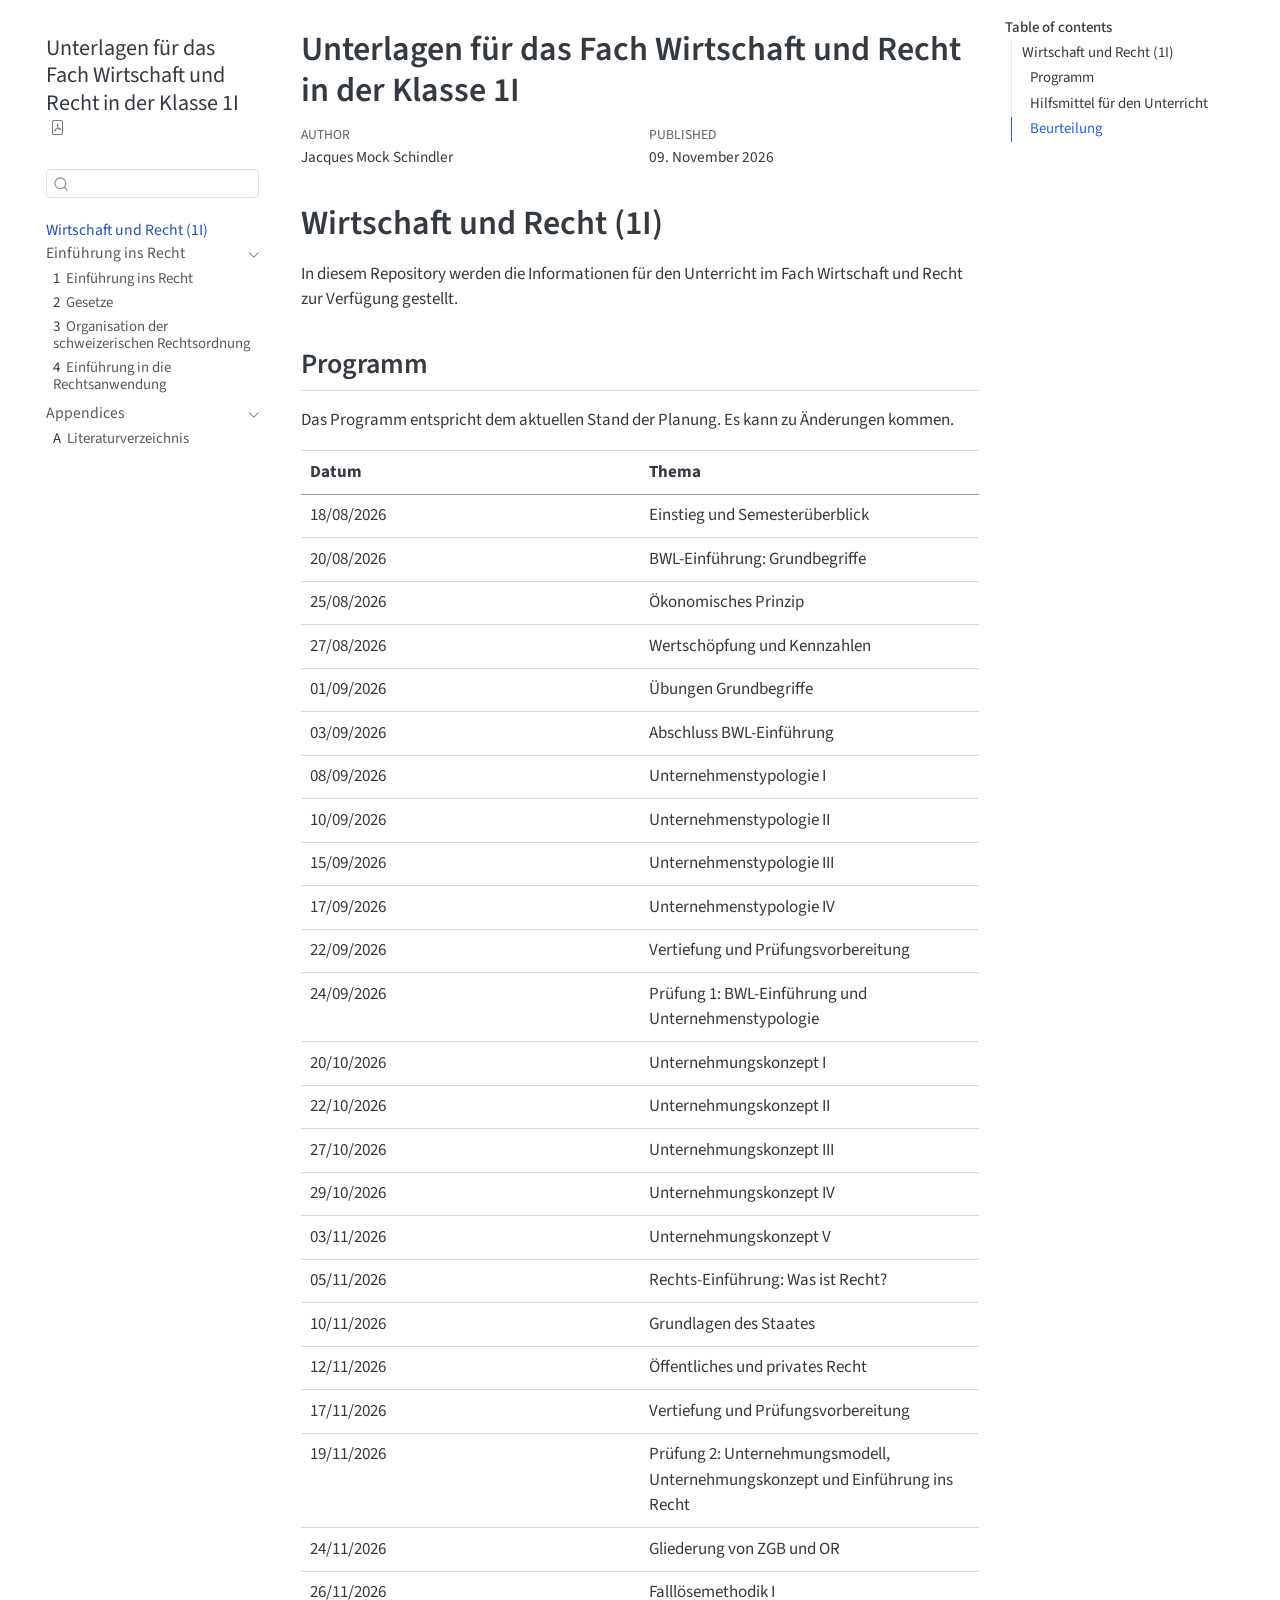
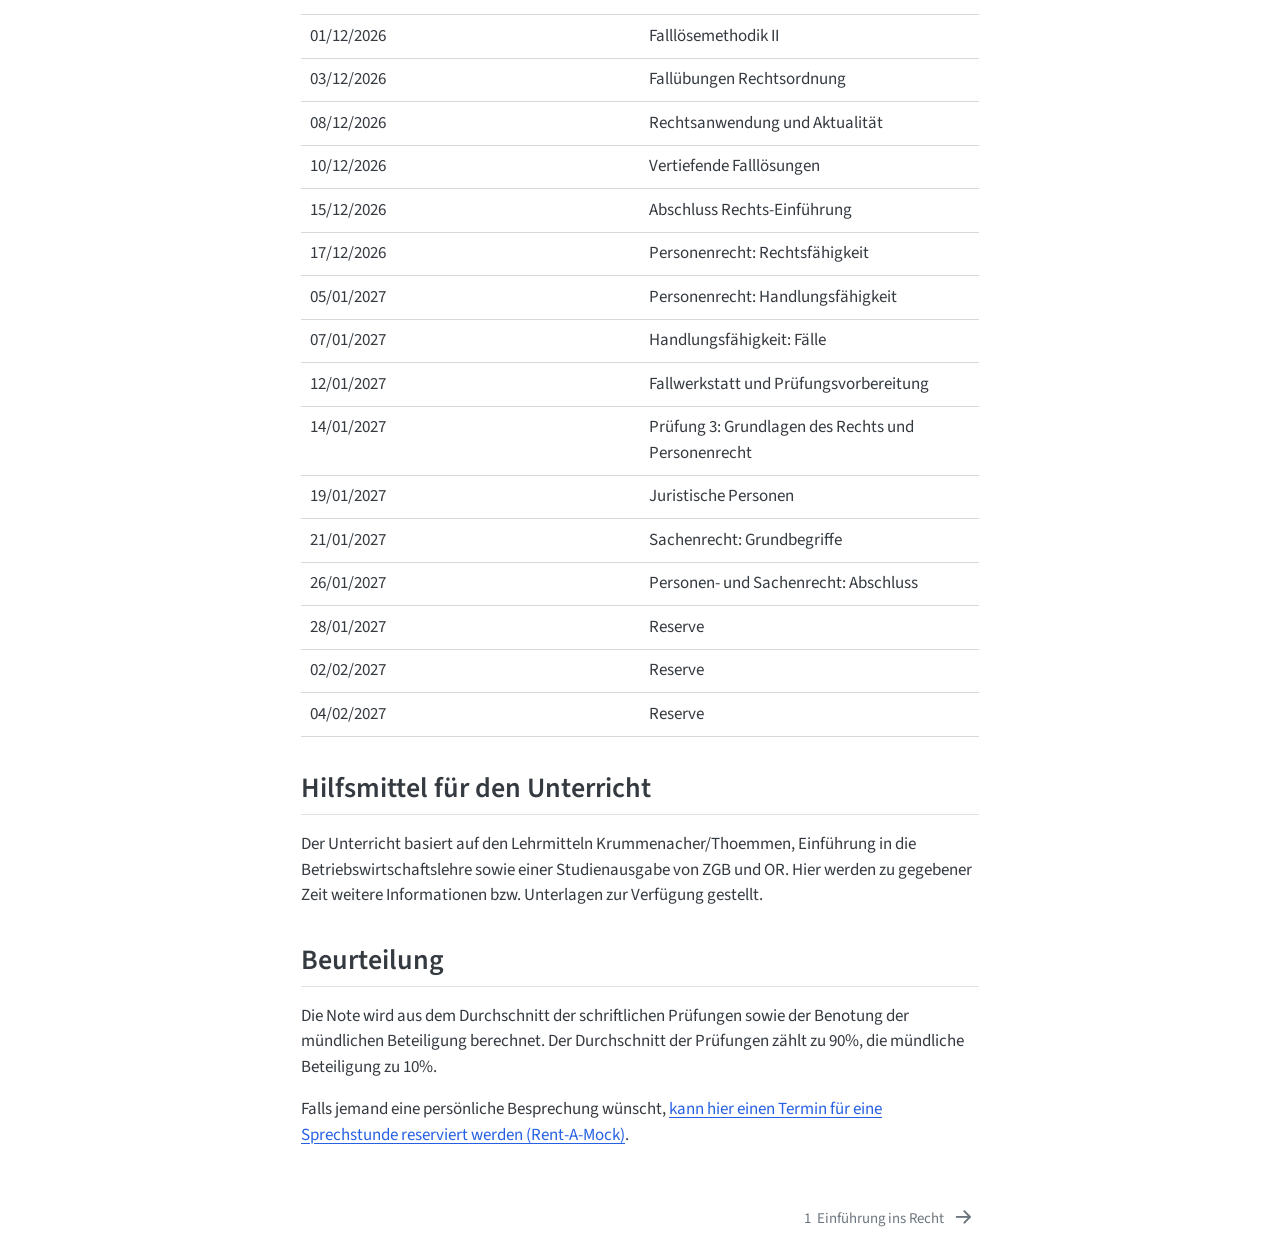
<file: index.html>
<!DOCTYPE html>
<html xmlns="http://www.w3.org/1999/xhtml" lang="en" xml:lang="en"><head>

<meta charset="utf-8">
<meta name="generator" content="quarto-1.11.9">

<meta name="viewport" content="width=device-width, initial-scale=1.0, user-scalable=yes">

<meta name="author" content="Jacques Mock Schindler">

<title>Unterlagen für das Fach Wirtschaft und Recht in der Klasse 1I</title>
<style>
/* Default styles provided by pandoc.
** See https://pandoc.org/MANUAL.html#variables-for-html for config info.
*/
span.smallcaps{font-variant: small-caps;}
div.columns{display: flex; gap: 1.5em;}
div.column{flex: auto;}
@media screen {
div.columns{gap: min(4vw, 1.5em);}
div.column{overflow-x: auto;}
}
div.hanging-indent{margin-left: 1.5em; text-indent: -1.5em;}
ul.task-list{list-style: none;}
ul.task-list li input[type="checkbox"] {
  width: 0.8em;
  margin: 0 0.8em 0.2em -1em; /* quarto-specific, see https://github.com/quarto-dev/quarto-cli/issues/4556 */ 
  vertical-align: middle;
}
</style>


<script src="site_libs/quarto-nav/quarto-nav.js"></script>
<script src="site_libs/quarto-nav/headroom.min.js"></script>
<script src="site_libs/clipboard/clipboard.min.js"></script>
<script src="site_libs/quarto-search/autocomplete.umd.js"></script>
<script src="site_libs/quarto-search/fuse.min.js"></script>
<script src="site_libs/quarto-search/quarto-search.js"></script>
<meta name="quarto:offset" content="./">
<link href="./content/261105_einf/261103_einf.html" rel="next">
<script src="site_libs/quarto-html/quarto.js" type="module"></script>
<script src="site_libs/quarto-html/tabsets/tabsets.js" type="module"></script>
<script src="site_libs/quarto-html/scrollable-regions/scrollable-regions.js" type="module"></script>
<script src="site_libs/quarto-html/popper.min.js"></script>
<script src="site_libs/quarto-html/tippy.umd.min.js"></script>
<script src="site_libs/quarto-html/anchor.min.js"></script>
<link href="site_libs/quarto-html/tippy.css" rel="stylesheet">
<link href="site_libs/quarto-html/quarto-syntax-highlighting-63b5708e65d6cd79cd7618c58d0c21e7.css" rel="stylesheet" id="quarto-text-highlighting-styles">
<script src="site_libs/bootstrap/bootstrap.min.js"></script>
<link href="site_libs/bootstrap/bootstrap-icons.css" rel="stylesheet">
<link href="site_libs/bootstrap/bootstrap-4f67ab1e4efc86feb5e21e0983fc9301.min.css" rel="stylesheet" append-hash="true" id="quarto-bootstrap" data-mode="light">
<script id="quarto-search-options" type="application/json">{
  "location": "sidebar",
  "copy-button": false,
  "collapse-after": 3,
  "panel-placement": "start",
  "type": "textbox",
  "limit": 50,
  "keyboard-shortcut": [
    "f",
    "/",
    "s"
  ],
  "show-item-context": false,
  "language": {
    "search-no-results-text": "No results",
    "search-matching-documents-text": "matching documents",
    "search-copy-link-title": "Copy link to search",
    "search-hide-matches-text": "Hide additional matches",
    "search-more-match-text": "more match in this document",
    "search-more-matches-text": "more matches in this document",
    "search-clear-button-title": "Clear",
    "search-text-placeholder": "",
    "search-detached-cancel-button-title": "Cancel",
    "search-submit-button-title": "Submit",
    "search-label": "Search"
  }
}</script>


</head>

<body class="nav-sidebar floating quarto-light"><a id="quarto-skip-link" class="visually-hidden-focusable" href="#quarto-document-content">Skip to main content</a>

<div id="quarto-search-results"></div>
  <header id="quarto-header" class="headroom fixed-top">
  <nav class="quarto-secondary-nav" aria-label="Toolbar">
    <div class="container-fluid d-flex">
      <button type="button" class="quarto-btn-toggle btn" data-bs-toggle="collapse" role="button" data-bs-target=".quarto-sidebar-collapse-item" aria-controls="quarto-sidebar" aria-expanded="false" aria-label="Toggle sidebar navigation" onclick="if (window.quartoToggleHeadroom) { window.quartoToggleHeadroom(); }">
        <i class="bi bi-layout-text-sidebar-reverse"></i>
      </button>
        <nav class="quarto-page-breadcrumbs" aria-label="Breadcrumbs"><ol class="breadcrumb"><li class="breadcrumb-item"><a href="./index.html">Wirtschaft und Recht (1I)</a></li></ol></nav>
        <a class="flex-grow-1" data-bs-toggle="collapse" data-bs-target=".quarto-sidebar-collapse-item" onclick="if (window.quartoToggleHeadroom) { window.quartoToggleHeadroom(); }">      
        </a>
      <button type="button" class="btn quarto-search-button" aria-label="Search" onclick="window.quartoOpenSearch();">
        <i class="bi bi-search"></i>
      </button>
    </div>
  </nav>
</header>
<!-- content -->
<div id="quarto-content" class="quarto-container page-columns page-rows-contents page-layout-article">
<!-- sidebar -->
  <nav id="quarto-sidebar" class="sidebar collapse collapse-horizontal quarto-sidebar-collapse-item sidebar-navigation floating overflow-auto" aria-label="Site">
    <div class="pt-lg-2 mt-2 text-left sidebar-header">
    <div class="sidebar-title mb-0 py-0">
      <a href="./">Unterlagen für das Fach Wirtschaft und Recht in der Klasse 1I</a> 
        <div class="sidebar-tools-main">
    <a href="./Unterlagen-für-das-Fach-Wirtschaft-und-Recht-in-der-Klasse-1I.pdf" title="Download PDF" class="quarto-navigation-tool px-1" aria-label="Download PDF"><i class="bi bi-file-pdf"></i></a>
</div>
    </div>
      </div>
        <div class="mt-2 flex-shrink-0 align-items-center">
        <div class="sidebar-search">
        <div id="quarto-search" class="" title="Search"></div>
        </div>
        </div>
    <div class="sidebar-menu-container"> 
    <ul class="list-unstyled mt-1">
        <li class="sidebar-item">
  <div class="sidebar-item-container"> 
  <a href="./index.html" class="sidebar-item-text sidebar-link active">
 <span class="menu-text">Wirtschaft und Recht (1I)</span></a>
  </div>
</li>
        <li class="sidebar-item sidebar-item-section">
      <div class="sidebar-item-container"> 
            <button type="button" class="sidebar-item-text sidebar-item-toggle sidebar-link text-start" data-bs-toggle="collapse" data-bs-target="#quarto-sidebar-section-1" aria-controls="quarto-sidebar-section-1" aria-expanded="true">
 <span class="menu-text" id="quarto-sidebar-section-1-label">Einführung ins Recht</span><i class="bi bi-chevron-right" aria-hidden="true"></i></button>
      </div>
      <ul id="quarto-sidebar-section-1" aria-labelledby="quarto-sidebar-section-1-label" class="collapse list-unstyled sidebar-section depth1 show">  
          <li class="sidebar-item">
  <div class="sidebar-item-container"> 
  <a href="./content/261105_einf/261103_einf.html" class="sidebar-item-text sidebar-link">
 <span class="menu-text"><span class="chapter-number">1</span>&nbsp; <span class="chapter-title">Einführung ins Recht</span></span></a>
  </div>
</li>
          <li class="sidebar-item">
  <div class="sidebar-item-container"> 
  <a href="./content/gesetze/gesetze.html" class="sidebar-item-text sidebar-link">
 <span class="menu-text"><span class="chapter-number">2</span>&nbsp; <span class="chapter-title">Gesetze</span></span></a>
  </div>
</li>
          <li class="sidebar-item">
  <div class="sidebar-item-container"> 
  <a href="./content/261109_strafrecht/261109_einteilung.html" class="sidebar-item-text sidebar-link">
 <span class="menu-text"><span class="chapter-number">3</span>&nbsp; <span class="chapter-title">Organisation der schweizerischen Rechtsordnung</span></span></a>
  </div>
</li>
          <li class="sidebar-item">
  <div class="sidebar-item-container"> 
  <a href="./content/261109_strafrecht/261109_strafrecht.html" class="sidebar-item-text sidebar-link">
 <span class="menu-text"><span class="chapter-number">4</span>&nbsp; <span class="chapter-title">Einführung in die Rechtsanwendung</span></span></a>
  </div>
</li>
      </ul>
  </li>
        <li class="sidebar-item sidebar-item-section">
      <div class="sidebar-item-container"> 
            <button type="button" class="sidebar-item-text sidebar-item-toggle sidebar-link text-start" data-bs-toggle="collapse" data-bs-target="#quarto-sidebar-section-2" aria-controls="quarto-sidebar-section-2" aria-expanded="true">
 <span class="menu-text" id="quarto-sidebar-section-2-label">Appendices</span><i class="bi bi-chevron-right" aria-hidden="true"></i></button>
      </div>
      <ul id="quarto-sidebar-section-2" aria-labelledby="quarto-sidebar-section-2-label" class="collapse list-unstyled sidebar-section depth1 show">  
          <li class="sidebar-item">
  <div class="sidebar-item-container"> 
  <a href="./content/anhang/literaturverzeichnis.html" class="sidebar-item-text sidebar-link">
 <span class="menu-text"><span class="chapter-number">A</span>&nbsp; <span class="chapter-title">Literaturverzeichnis</span></span></a>
  </div>
</li>
      </ul>
  </li>
    </ul>
    </div>
</nav>
<div id="quarto-sidebar-glass" class="quarto-sidebar-collapse-item" data-bs-toggle="collapse" data-bs-target=".quarto-sidebar-collapse-item"></div>
<!-- margin-sidebar -->
    <div id="quarto-margin-sidebar" class="sidebar margin-sidebar">
        <nav id="TOC" role="doc-toc" aria-labelledby="toc-title" class="toc-active">
    <h2 id="toc-title">Table of contents</h2>
   
  <ul>
  <li><a href="#wirtschaft-und-recht-1i" id="toc-wirtschaft-und-recht-1i" class="nav-link active" data-scroll-target="#wirtschaft-und-recht-1i">Wirtschaft und Recht (1I)</a>
  <ul class="collapse">
  <li><a href="#programm" id="toc-programm" class="nav-link" data-scroll-target="#programm">Programm</a></li>
  <li><a href="#hilfsmittel-für-den-unterricht" id="toc-hilfsmittel-für-den-unterricht" class="nav-link" data-scroll-target="#hilfsmittel-für-den-unterricht">Hilfsmittel für den Unterricht</a></li>
  <li><a href="#beurteilung" id="toc-beurteilung" class="nav-link" data-scroll-target="#beurteilung">Beurteilung</a></li>
  </ul></li>
  </ul>
</nav>
    </div>
<!-- main -->
<main class="content" id="quarto-document-content" tabindex="-1">

<header id="title-block-header" class="quarto-title-block default">
<div class="quarto-title">
<h1 class="title">Unterlagen für das Fach Wirtschaft und Recht in der Klasse 1I</h1>
</div>



<div class="quarto-title-meta">

    <div>
    <div class="quarto-title-meta-heading">Author</div>
    <div class="quarto-title-meta-contents">
             <p>Jacques Mock Schindler </p>
          </div>
  </div>
    
    <div>
    <div class="quarto-title-meta-heading">Published</div>
    <div class="quarto-title-meta-contents">
      <p class="date">09. November 2026</p>
    </div>
  </div>
  
    
  </div>
  


</header>


<section id="wirtschaft-und-recht-1i" class="level1 unnumbered">
<h1 class="unnumbered">Wirtschaft und Recht (1I)</h1>
<p>In diesem Repository werden die Informationen für den Unterricht im Fach Wirtschaft und Recht zur Verfügung gestellt.</p>
<section id="programm" class="level2 unnumbered">
<h2 class="unnumbered anchored" data-anchor-id="programm">Programm</h2>
<p>Das Programm entspricht dem aktuellen Stand der Planung. Es kann zu Änderungen kommen.</p>
<table class="caption-top table">
<colgroup>
<col style="width: 50%">
<col style="width: 50%">
</colgroup>
<thead>
<tr class="header">
<th>Datum</th>
<th>Thema</th>
</tr>
</thead>
<tbody>
<tr class="odd">
<td>18/08/2026</td>
<td>Einstieg und Semesterüberblick</td>
</tr>
<tr class="even">
<td>20/08/2026</td>
<td>BWL-Einführung: Grundbegriffe</td>
</tr>
<tr class="odd">
<td>25/08/2026</td>
<td>Ökonomisches Prinzip</td>
</tr>
<tr class="even">
<td>27/08/2026</td>
<td>Wertschöpfung und Kennzahlen</td>
</tr>
<tr class="odd">
<td>01/09/2026</td>
<td>Übungen Grundbegriffe</td>
</tr>
<tr class="even">
<td>03/09/2026</td>
<td>Abschluss BWL-Einführung</td>
</tr>
<tr class="odd">
<td>08/09/2026</td>
<td>Unternehmenstypologie I</td>
</tr>
<tr class="even">
<td>10/09/2026</td>
<td>Unternehmenstypologie II</td>
</tr>
<tr class="odd">
<td>15/09/2026</td>
<td>Unternehmenstypologie III</td>
</tr>
<tr class="even">
<td>17/09/2026</td>
<td>Unternehmenstypologie IV</td>
</tr>
<tr class="odd">
<td>22/09/2026</td>
<td>Vertiefung und Prüfungsvorbereitung</td>
</tr>
<tr class="even">
<td>24/09/2026</td>
<td>Prüfung 1: BWL-Einführung und Unternehmenstypologie</td>
</tr>
<tr class="odd">
<td>20/10/2026</td>
<td>Unternehmungskonzept I</td>
</tr>
<tr class="even">
<td>22/10/2026</td>
<td>Unternehmungskonzept II</td>
</tr>
<tr class="odd">
<td>27/10/2026</td>
<td>Unternehmungskonzept III</td>
</tr>
<tr class="even">
<td>29/10/2026</td>
<td>Unternehmungskonzept IV</td>
</tr>
<tr class="odd">
<td>03/11/2026</td>
<td>Unternehmungskonzept V</td>
</tr>
<tr class="even">
<td>05/11/2026</td>
<td>Rechts-Einführung: Was ist Recht?</td>
</tr>
<tr class="odd">
<td>10/11/2026</td>
<td>Grundlagen des Staates</td>
</tr>
<tr class="even">
<td>12/11/2026</td>
<td>Öffentliches und privates Recht</td>
</tr>
<tr class="odd">
<td>17/11/2026</td>
<td>Vertiefung und Prüfungsvorbereitung</td>
</tr>
<tr class="even">
<td>19/11/2026</td>
<td>Prüfung 2: Unternehmungsmodell, Unternehmungskonzept und Einführung ins Recht</td>
</tr>
<tr class="odd">
<td>24/11/2026</td>
<td>Gliederung von ZGB und OR</td>
</tr>
<tr class="even">
<td>26/11/2026</td>
<td>Falllösemethodik I</td>
</tr>
<tr class="odd">
<td>01/12/2026</td>
<td>Falllösemethodik II</td>
</tr>
<tr class="even">
<td>03/12/2026</td>
<td>Fallübungen Rechtsordnung</td>
</tr>
<tr class="odd">
<td>08/12/2026</td>
<td>Rechtsanwendung und Aktualität</td>
</tr>
<tr class="even">
<td>10/12/2026</td>
<td>Vertiefende Falllösungen</td>
</tr>
<tr class="odd">
<td>15/12/2026</td>
<td>Abschluss Rechts-Einführung</td>
</tr>
<tr class="even">
<td>17/12/2026</td>
<td>Personenrecht: Rechtsfähigkeit</td>
</tr>
<tr class="odd">
<td>05/01/2027</td>
<td>Personenrecht: Handlungsfähigkeit</td>
</tr>
<tr class="even">
<td>07/01/2027</td>
<td>Handlungsfähigkeit: Fälle</td>
</tr>
<tr class="odd">
<td>12/01/2027</td>
<td>Fallwerkstatt und Prüfungsvorbereitung</td>
</tr>
<tr class="even">
<td>14/01/2027</td>
<td>Prüfung 3: Grundlagen des Rechts und Personenrecht</td>
</tr>
<tr class="odd">
<td>19/01/2027</td>
<td>Juristische Personen</td>
</tr>
<tr class="even">
<td>21/01/2027</td>
<td>Sachenrecht: Grundbegriffe</td>
</tr>
<tr class="odd">
<td>26/01/2027</td>
<td>Personen- und Sachenrecht: Abschluss</td>
</tr>
<tr class="even">
<td>28/01/2027</td>
<td>Reserve</td>
</tr>
<tr class="odd">
<td>02/02/2027</td>
<td>Reserve</td>
</tr>
<tr class="even">
<td>04/02/2027</td>
<td>Reserve</td>
</tr>
</tbody>
</table>
</section>
<section id="hilfsmittel-für-den-unterricht" class="level2 unnumbered">
<h2 class="unnumbered anchored" data-anchor-id="hilfsmittel-für-den-unterricht">Hilfsmittel für den Unterricht</h2>
<p>Der Unterricht basiert auf den Lehrmitteln Krummenacher/Thoemmen, Einführung in die Betriebswirtschaftslehre sowie einer Studienausgabe von ZGB und OR. Hier werden zu gegebener Zeit weitere Informationen bzw. Unterlagen zur Verfügung gestellt.</p>
</section>
<section id="beurteilung" class="level2 unnumbered">
<h2 class="unnumbered anchored" data-anchor-id="beurteilung">Beurteilung</h2>
<p>Die Note wird aus dem Durchschnitt der schriftlichen Prüfungen sowie der Benotung der mündlichen Beteiligung berechnet. Der Durchschnitt der Prüfungen zählt zu 90%, die mündliche Beteiligung zu 10%.</p>
<p>Falls jemand eine persönliche Besprechung wünscht, <a href="https://calendar.app.google/UynTL5ttVPHhK1Hc8" target="_blank"> kann hier einen Termin für eine Sprechstunde reserviert werden (Rent-A-Mock)</a>.</p>


</section>
</section>

</main> <!-- /main -->
<script id="quarto-html-after-body" type="application/javascript">
  window.document.addEventListener("DOMContentLoaded", function (event) {
    const icon = "";
    const anchorJS = new window.AnchorJS();
    anchorJS.options = {
      placement: 'right',
      icon: icon
    };
    anchorJS.add('.anchored');
    const isCodeAnnotation = (el) => {
      for (const clz of el.classList) {
        if (clz.startsWith('code-annotation-')) {                     
          return true;
        }
      }
      return false;
    }
    const onCopySuccess = function(e) {
      // button target
      const button = e.trigger;
      // don't keep focus
      button.blur();
      // flash "checked"
      button.classList.add('code-copy-button-checked');
      var currentTitle = button.getAttribute("title");
      button.setAttribute("title", "Copied!");
      let tooltip;
      if (window.bootstrap) {
        button.setAttribute("data-bs-toggle", "tooltip");
        button.setAttribute("data-bs-placement", "left");
        button.setAttribute("data-bs-title", "Copied!");
        tooltip = new bootstrap.Tooltip(button, 
          { trigger: "manual", 
            customClass: "code-copy-button-tooltip",
            offset: [0, -8]});
        tooltip.show();    
      }
      setTimeout(function() {
        if (tooltip) {
          tooltip.hide();
          button.removeAttribute("data-bs-title");
          button.removeAttribute("data-bs-toggle");
          button.removeAttribute("data-bs-placement");
        }
        button.setAttribute("title", currentTitle);
        button.classList.remove('code-copy-button-checked');
      }, 1000);
      // clear code selection
      e.clearSelection();
    }
    const getTextToCopy = function(trigger) {
      const outerScaffold = trigger.parentElement.cloneNode(true);
      const codeEl = outerScaffold.querySelector('code');
      for (const childEl of codeEl.children) {
        if (isCodeAnnotation(childEl)) {
          childEl.remove();
        }
      }
      return codeEl.innerText;
    }
    const clipboard = new window.ClipboardJS('.code-copy-button:not([data-in-quarto-modal])', {
      text: getTextToCopy
    });
    clipboard.on('success', onCopySuccess);
    if (window.document.getElementById('quarto-embedded-source-code-modal')) {
      const clipboardModal = new window.ClipboardJS('.code-copy-button[data-in-quarto-modal]', {
        text: getTextToCopy,
        container: window.document.getElementById('quarto-embedded-source-code-modal')
      });
      clipboardModal.on('success', onCopySuccess);
    }
      var localhostRegex = new RegExp(/^(?:http|https):\/\/localhost\:?[0-9]*\//);
      var mailtoRegex = new RegExp(/^mailto:/);
        var filterRegex = new RegExp('/' + window.location.host + '/');
      var isInternal = (href) => {
          return filterRegex.test(href) || localhostRegex.test(href) || mailtoRegex.test(href);
      }
      // Inspect non-navigation links and adorn them if external
      window.quartoDecorateExternalLinks = function (root) {
     var links = (root || window.document).querySelectorAll('a[href]:not(.nav-link):not(.navbar-brand):not(.toc-action):not(.sidebar-link):not(.sidebar-item-toggle):not(.pagination-link):not(.no-external):not([aria-hidden]):not(.dropdown-item):not(.quarto-navigation-tool):not(.about-link)');
      for (var i=0; i<links.length; i++) {
        const link = links[i];
        if (!isInternal(link.href)) {
          // undo the damage that might have been done by quarto-nav.js in the case of
          // links that we want to consider external
          if (link.dataset.originalHref !== undefined) {
            link.href = link.dataset.originalHref;
          }
          if (!link.classList.contains('no-external-icon')) {
          }
        }
      }
      };
      window.quartoDecorateExternalLinks(window.document);
    // Esc closes the popup (WCAG 1.4.13) and focus leaving both trigger and
    // popup closes it (WCAG 2.4.11); tippy handles neither for interactive popups.
    const hideOnEscAndFocusOut = {
      name: 'hideOnEscAndFocusOut',
      defaultValue: true,
      fn(instance) {
        const dismiss = () => {
          // A show scheduled by the trigger delay would otherwise reopen it
          instance.clearDelayTimeouts();
          instance.hide();
        };
        const onKeyDown = (event) => {
          if (event.key !== 'Escape') {
            return;
          }
          // Keep Esc from also reaching page handlers (e.g. reveal.js overview),
          // except an open reveal.js slide menu, which Esc should close too.
          // The menu handles keys only when its keyboard option is on.
          const menuHandlesEsc = window.Reveal?.getPlugin?.('menu')?.isOpen() &&
            window.Reveal.getConfig().menu?.keyboard !== false;
          if (!menuHandlesEsc) {
            event.stopPropagation();
          }
          if (instance.popper.contains(window.document.activeElement)) {
            // Disabled while refocusing so the focus trigger does not reopen it
            instance.disable();
            instance.reference.focus();
            instance.enable();
          }
          dismiss();
        };
        const onFocusOut = (event) => {
          const target = event.relatedTarget;
          if (target && !instance.reference.contains(target) &&
              !instance.popper.contains(target)) {
            dismiss();
          }
        };
        // On the trigger too: a click trigger (code-annotations: select) has no
        // blur handling. Attached for the instance's lifetime so leaving the
        // trigger also cancels a show still pending on the trigger delay.
        instance.reference.addEventListener('focusout', onFocusOut);
        return {
          onShow() {
            window.document.addEventListener('keydown', onKeyDown, true);
            instance.popper.addEventListener('focusout', onFocusOut);
          },
          onHide() {
            window.document.removeEventListener('keydown', onKeyDown, true);
            instance.popper.removeEventListener('focusout', onFocusOut);
          },
          onDestroy() {
            instance.reference.removeEventListener('focusout', onFocusOut);
          },
        };
      },
    };
    function tippyHover(el, contentFn, onTriggerFn, onUntriggerFn) {
      const config = {
        allowHTML: true,
        maxWidth: 500,
        delay: 100,
        arrow: false,
        appendTo: function(el) {
            return el.parentElement;
        },
        interactive: true,
        interactiveBorder: 10,
        theme: 'quarto',
        placement: 'bottom-start',
        plugins: [hideOnEscAndFocusOut],
      };
      if (contentFn) {
        config.content = contentFn;
      }
      if (onTriggerFn) {
        config.onTrigger = onTriggerFn;
      }
      if (onUntriggerFn) {
        config.onUntrigger = onUntriggerFn;
      }
      window.tippy(el, config); 
    }
    const noterefs = window.document.querySelectorAll('a[role="doc-noteref"]');
    for (var i=0; i<noterefs.length; i++) {
      const ref = noterefs[i];
      tippyHover(ref, function() {
        // use id or data attribute instead here
        let href = ref.getAttribute('data-footnote-href') || ref.getAttribute('href');
        try { href = new URL(href).hash; } catch {}
        const id = href.replace(/^#\/?/, "");
        const note = window.document.getElementById(id);
        if (note) {
          return note.innerHTML;
        } else {
          return "";
        }
      });
    }
    const xrefs = window.document.querySelectorAll('a.quarto-xref');
    const processXRef = (id, note) => {
      // Strip column container classes
      const stripColumnClz = (el) => {
        el.classList.remove("page-full", "page-columns");
        if (el.children) {
          for (const child of el.children) {
            stripColumnClz(child);
          }
        }
      }
      stripColumnClz(note)
      if (id === null || id.startsWith('sec-')) {
        // Special case sections, only their first couple elements
        const container = document.createElement("div");
        if (note.children && note.children.length > 2) {
          container.appendChild(note.children[0].cloneNode(true));
          for (let i = 1; i < note.children.length; i++) {
            const child = note.children[i];
            if (child.tagName === "P" && child.innerText === "") {
              continue;
            } else {
              container.appendChild(child.cloneNode(true));
              break;
            }
          }
          if (window.Quarto?.typesetMath) {
            window.Quarto.typesetMath(container);
          }
          return container.innerHTML
        } else {
          if (window.Quarto?.typesetMath) {
            window.Quarto.typesetMath(note);
          }
          return note.innerHTML;
        }
      } else {
        // Remove any anchor links if they are present
        const anchorLink = note.querySelector('a.anchorjs-link');
        if (anchorLink) {
          anchorLink.remove();
        }
        if (window.Quarto?.typesetMath) {
          window.Quarto.typesetMath(note);
        }
        if (note.classList.contains("callout")) {
          return note.outerHTML;
        } else {
          return note.innerHTML;
        }
      }
    }
    for (var i=0; i<xrefs.length; i++) {
      const xref = xrefs[i];
      tippyHover(xref, undefined, function(instance) {
        instance.disable();
        let url = xref.getAttribute('href');
        let hash = undefined; 
        if (url.startsWith('#')) {
          hash = url;
        } else {
          try { hash = new URL(url).hash; } catch {}
        }
        if (hash) {
          const id = hash.replace(/^#\/?/, "");
          const note = window.document.getElementById(id);
          if (note !== null) {
            try {
              const html = processXRef(id, note.cloneNode(true));
              instance.setContent(html);
            } finally {
              instance.enable();
              instance.show();
            }
          } else {
            // See if we can fetch this
            fetch(url.split('#')[0])
            .then(res => res.text())
            .then(html => {
              const parser = new DOMParser();
              const htmlDoc = parser.parseFromString(html, "text/html");
              const note = htmlDoc.getElementById(id);
              if (note !== null) {
                const html = processXRef(id, note);
                instance.setContent(html);
              } 
            }).finally(() => {
              instance.enable();
              instance.show();
            });
          }
        } else {
          // See if we can fetch a full url (with no hash to target)
          // This is a special case and we should probably do some content thinning / targeting
          fetch(url)
          .then(res => res.text())
          .then(html => {
            const parser = new DOMParser();
            const htmlDoc = parser.parseFromString(html, "text/html");
            const note = htmlDoc.querySelector('main.content');
            if (note !== null) {
              // This should only happen for chapter cross references
              // (since there is no id in the URL)
              // remove the first header
              if (note.children.length > 0 && note.children[0].tagName === "HEADER") {
                note.children[0].remove();
              }
              const html = processXRef(null, note);
              instance.setContent(html);
            } 
          }).finally(() => {
            instance.enable();
            instance.show();
          });
        }
      }, function(instance) {
      });
    }
        let selectedAnnoteEl;
        const selectorForAnnotation = ( cell, annotation) => {
          let cellAttr = 'data-code-cell="' + cell + '"';
          let lineAttr = 'data-code-annotation="' +  annotation + '"';
          const selector = 'span[' + cellAttr + '][' + lineAttr + ']';
          return selector;
        }
        const selectCodeLines = (annoteEl) => {
          const doc = window.document;
          const targetCell = annoteEl.getAttribute("data-target-cell");
          const targetAnnotation = annoteEl.getAttribute("data-target-annotation");
          const annoteSpan = window.document.querySelector(selectorForAnnotation(targetCell, targetAnnotation));
          const lines = annoteSpan.getAttribute("data-code-lines").split(",");
          const lineIds = lines.map((line) => {
            return targetCell + "-" + line;
          })
          // Each band is positioned against its own containing block, which is
          // not the offsetParent of the lines, so place it from client rects.
          const placeBand = (band, firstEl, lastEl, codeBlock) => {
            const container = band.offsetParent;
            if (container === null) {
              return;
            }
            const containerRect = container.getBoundingClientRect();
            // Reveal.js scales slides with a transform, so convert client
            // pixels back to the CSS pixels of the container.
            const scale = containerRect.height / container.offsetHeight || 1;
            const firstRect = firstEl.getBoundingClientRect();
            const lastRect = lastEl.getBoundingClientRect();
            const top = (firstRect.top - containerRect.top) / scale - container.clientTop + container.scrollTop;
            const height = (lastRect.bottom - firstRect.top) / scale;
            band.style.top = top - 2 + "px";
            band.style.height = height + 4 + "px";
            if (codeBlock) {
              // Without the copy button wrapper, the containing block is wider
              // than the code block, so span the code block explicitly.
              const blockRect = codeBlock.getBoundingClientRect();
              band.style.left = (blockRect.left - containerRect.left) / scale - container.clientLeft + container.scrollLeft + "px";
              band.style.width = blockRect.width / scale + "px";
            }
          };
          if (lineIds.length > 0) {
            const el = window.document.getElementById(lineIds[0]);
            const lastEl = window.document.getElementById(lineIds[lineIds.length - 1]);
            const parent = el.parentElement.parentElement;
            // cook up a div (if necessary) and position it
            let div = window.document.getElementById("code-annotation-line-highlight");
            if (div === null) {
              div = window.document.createElement("div");
              div.setAttribute("id", "code-annotation-line-highlight");
              div.style.position = 'absolute';
              parent.appendChild(div);
            }
            placeBand(div, el, lastEl, parent.closest("div.sourceCode") || parent);
            let gutterDiv = window.document.getElementById("code-annotation-line-highlight-gutter");
            if (gutterDiv === null) {
              gutterDiv = window.document.createElement("div");
              gutterDiv.setAttribute("id", "code-annotation-line-highlight-gutter");
              gutterDiv.style.position = 'absolute';
              const codeCell = window.document.getElementById(targetCell);
              const gutter = codeCell.querySelector('.code-annotation-gutter');
              gutter.appendChild(gutterDiv);
            }
            placeBand(gutterDiv, el, lastEl);
            selectedAnnoteEl = annoteEl;
          }
        };
        const unselectCodeLines = () => {
          const elementsIds = ["code-annotation-line-highlight", "code-annotation-line-highlight-gutter"];
          elementsIds.forEach((elId) => {
            const div = window.document.getElementById(elId);
            if (div) {
              div.remove();
            }
          });
          selectedAnnoteEl = undefined;
        };
          // Handle positioning of the toggle
      window.addEventListener(
        "resize",
        throttle(() => {
          elRect = undefined;
          if (selectedAnnoteEl) {
            selectCodeLines(selectedAnnoteEl);
          }
        }, 10)
      );
      function throttle(fn, ms) {
      let throttle = false;
      let timer;
        return (...args) => {
          if(!throttle) { // first call gets through
              fn.apply(this, args);
              throttle = true;
          } else { // all the others get throttled
              if(timer) clearTimeout(timer); // cancel #2
              timer = setTimeout(() => {
                fn.apply(this, args);
                timer = throttle = false;
              }, ms);
          }
        };
      }
        // Attach click handler to the DT
        const annoteDls = window.document.querySelectorAll('dt[data-target-cell]');
        for (const annoteDlNode of annoteDls) {
          annoteDlNode.addEventListener('click', (event) => {
            const clickedEl = event.target;
            if (clickedEl !== selectedAnnoteEl) {
              unselectCodeLines();
              const activeEl = window.document.querySelector('dt[data-target-cell].code-annotation-active');
              if (activeEl) {
                activeEl.classList.remove('code-annotation-active');
              }
              selectCodeLines(clickedEl);
              clickedEl.classList.add('code-annotation-active');
            } else {
              // Unselect the line
              unselectCodeLines();
              clickedEl.classList.remove('code-annotation-active');
            }
          });
        }
    const findCites = (el) => {
      const parentEl = el.parentElement;
      if (parentEl) {
        const cites = parentEl.dataset.cites;
        if (cites) {
          return {
            el,
            cites: cites.split(' ')
          };
        } else {
          return findCites(el.parentElement)
        }
      } else {
        return undefined;
      }
    };
    var bibliorefs = window.document.querySelectorAll('a[role="doc-biblioref"]');
    for (var i=0; i<bibliorefs.length; i++) {
      const ref = bibliorefs[i];
      const citeInfo = findCites(ref);
      if (citeInfo) {
        tippyHover(citeInfo.el, function() {
          var popup = window.document.createElement('div');
          citeInfo.cites.forEach(function(cite) {
            var citeDiv = window.document.createElement('div');
            citeDiv.classList.add('hanging-indent');
            citeDiv.classList.add('csl-entry');
            var biblioDiv = window.document.getElementById('ref-' + cite);
            if (biblioDiv) {
              citeDiv.innerHTML = biblioDiv.innerHTML;
            }
            popup.appendChild(citeDiv);
          });
          return popup.innerHTML;
        });
      }
    }
  });
  </script>
  <script type="application/javascript">
  window.quartoScrollableRegionsLabels = {"code":"Scrollable code","output":"Scrollable output"};
  </script>
<nav class="page-navigation" aria-label="Page">
  <div class="nav-page nav-page-previous">
  </div>
  <div class="nav-page nav-page-next">
      <a href="./content/261105_einf/261103_einf.html" class="pagination-link" aria-label="Einführung ins Recht">
        <span class="nav-page-text"><span class="chapter-number">1</span>&nbsp; <span class="chapter-title">Einführung ins Recht</span></span> <i class="bi bi-arrow-right-short"></i>
      </a>
  </div>
</nav>
</div> <!-- /content -->




</body></html>
</file>
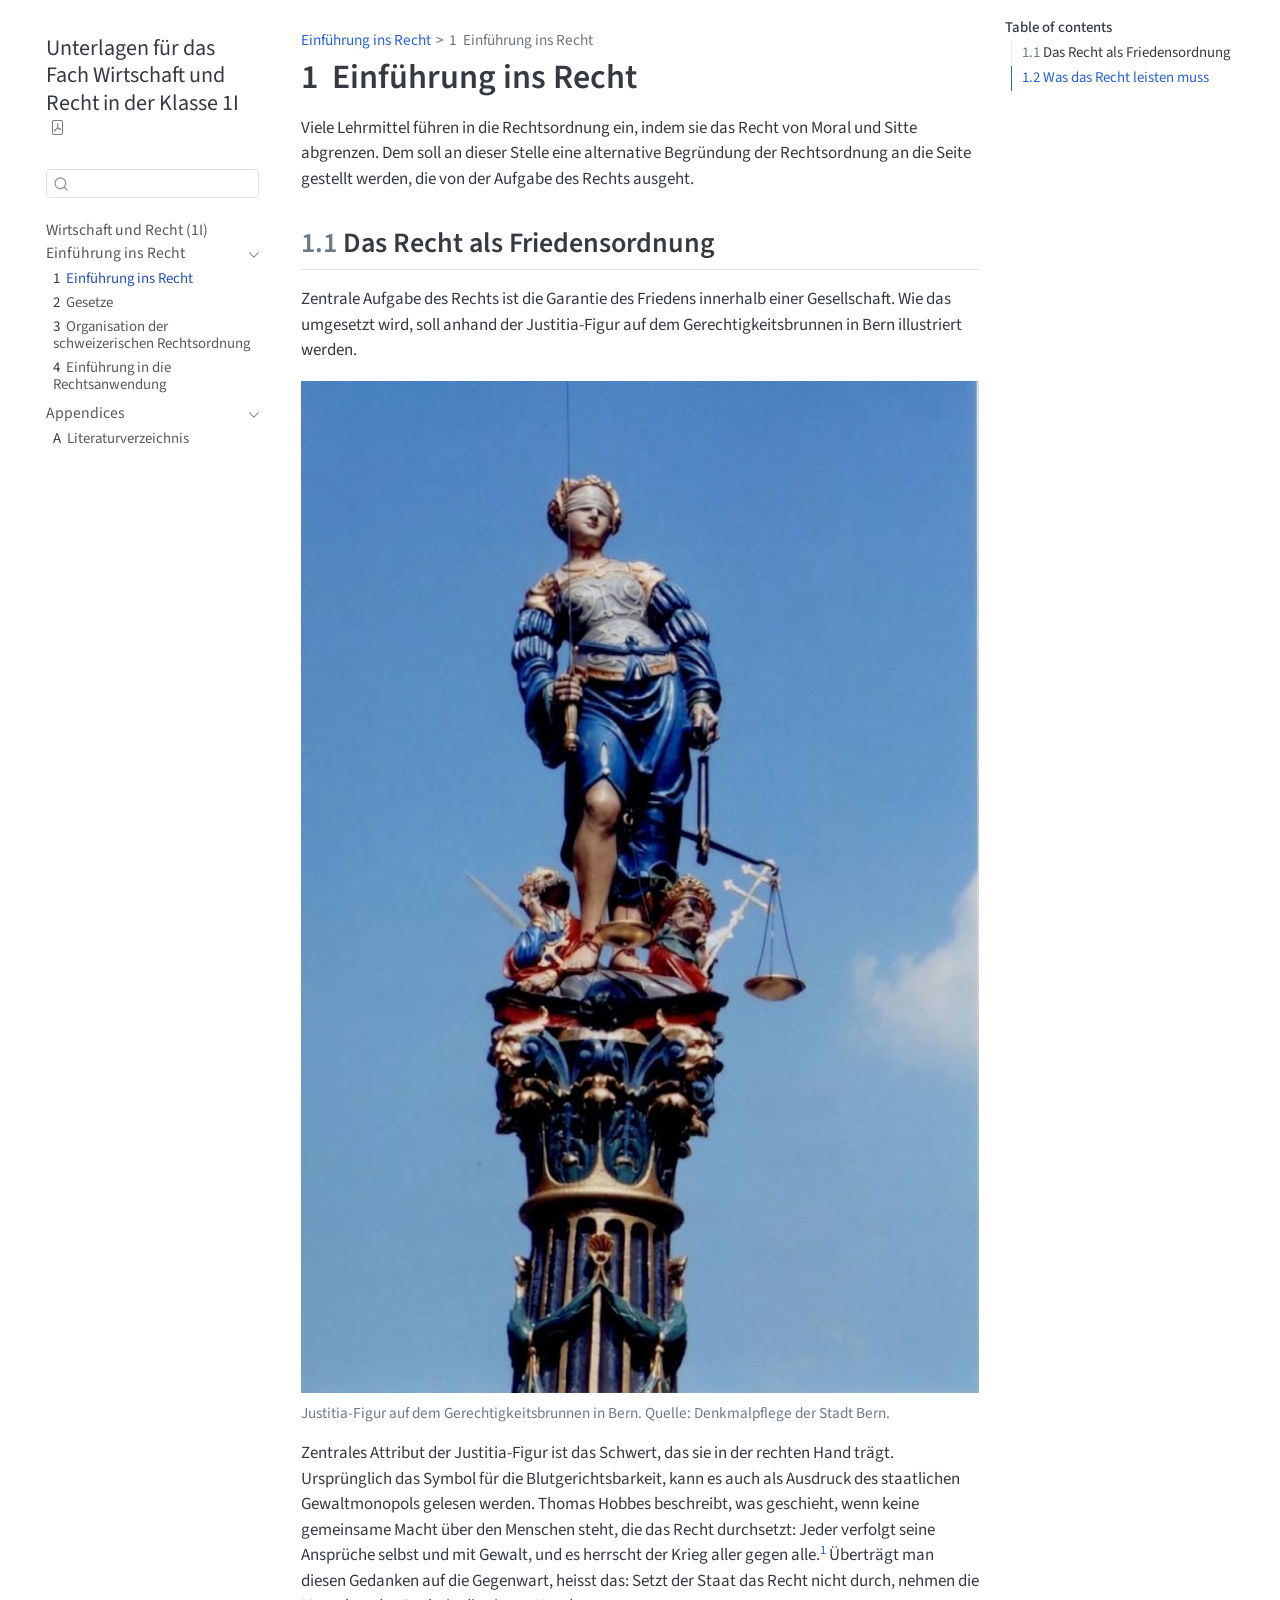
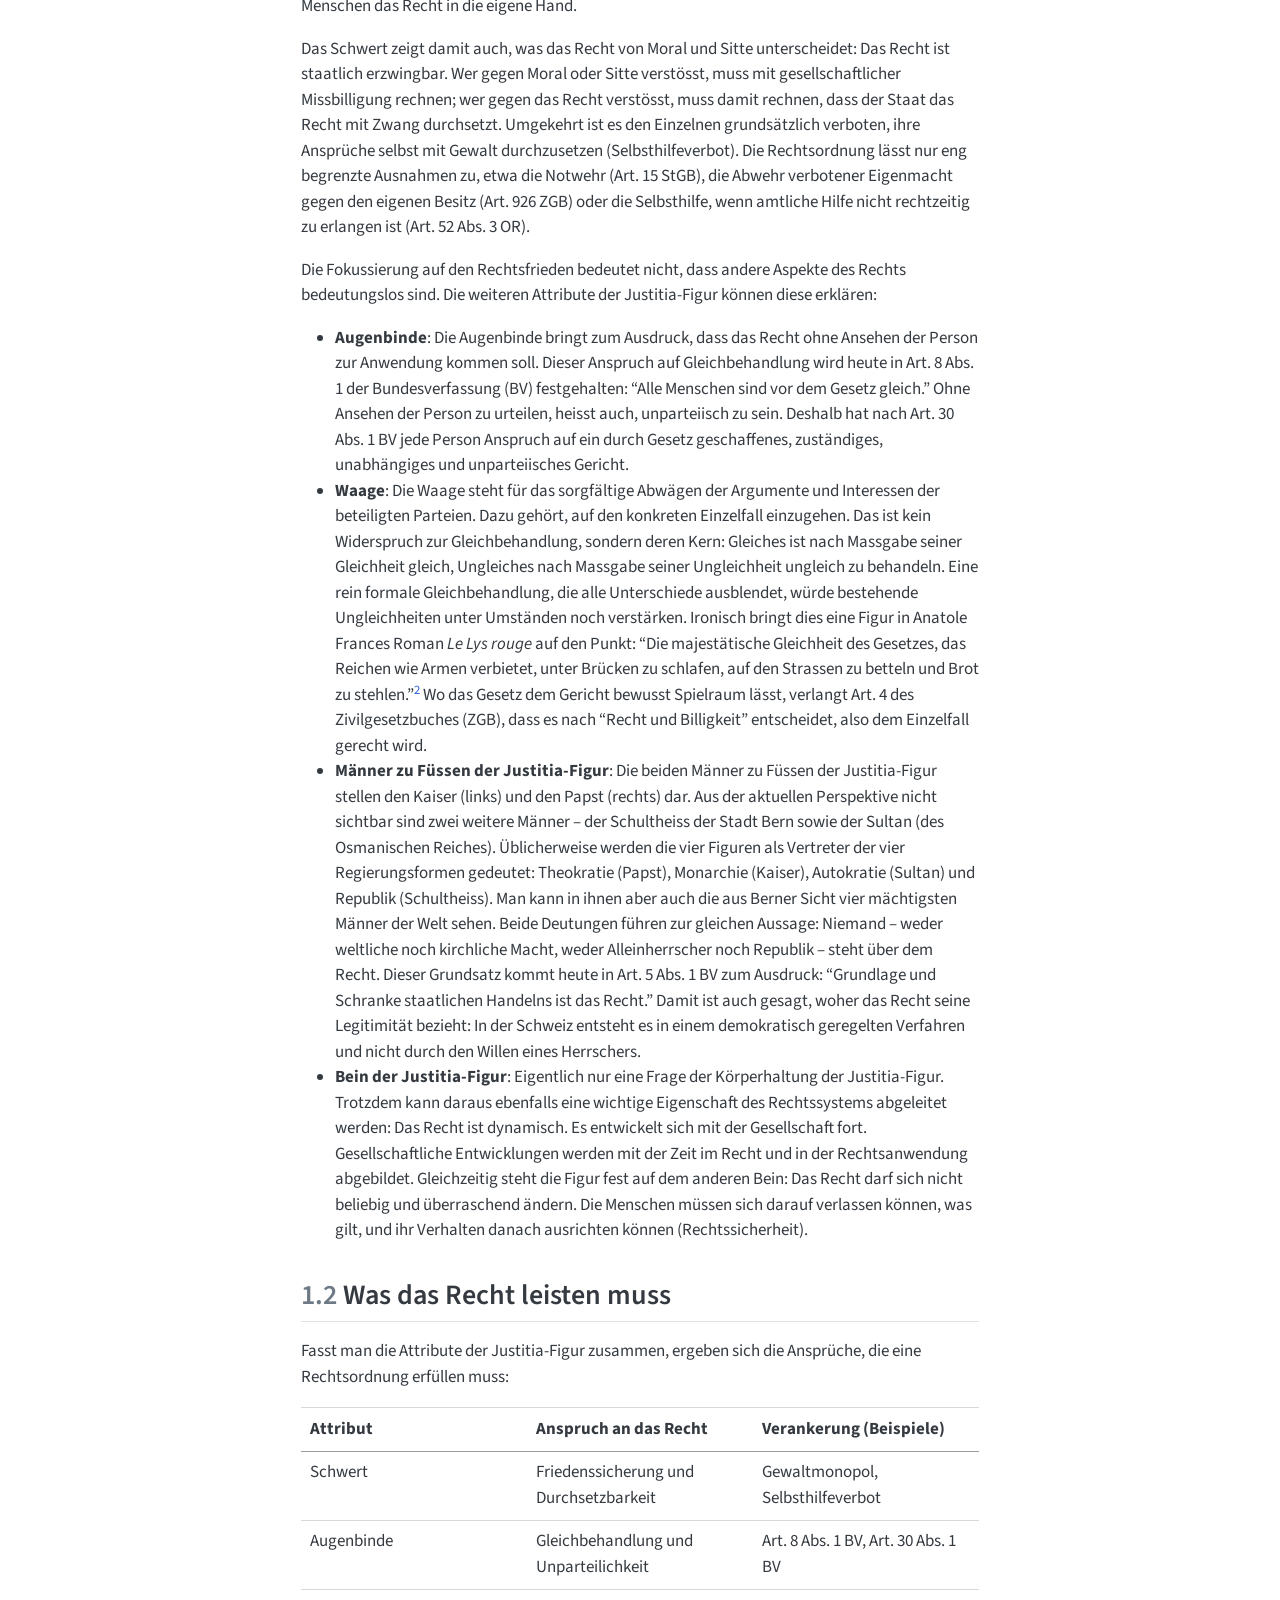
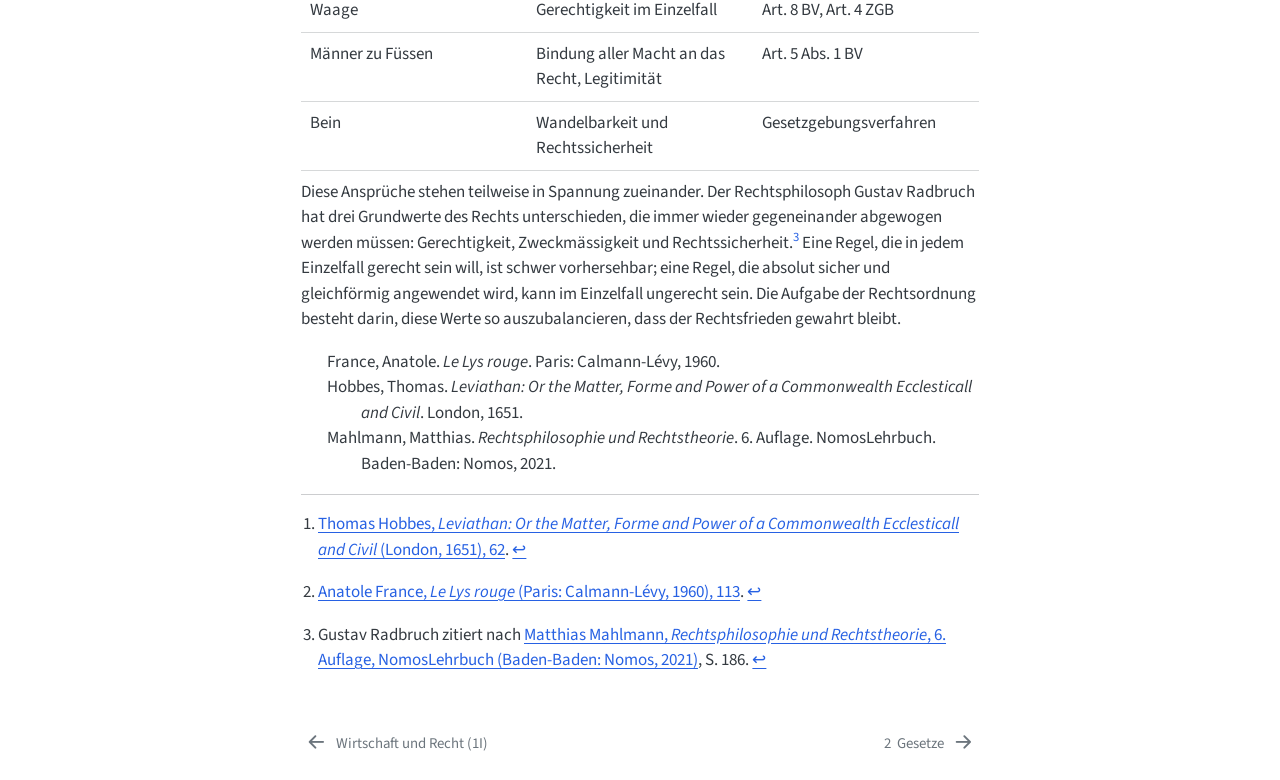
<file: content/261105_einf/261103_einf.html>
<!DOCTYPE html>
<html xmlns="http://www.w3.org/1999/xhtml" lang="en" xml:lang="en"><head>

<meta charset="utf-8">
<meta name="generator" content="quarto-1.11.9">

<meta name="viewport" content="width=device-width, initial-scale=1.0, user-scalable=yes">


<title>1&nbsp; Einführung ins Recht – Unterlagen für das Fach Wirtschaft und Recht in der Klasse 1I</title>
<style>
/* Default styles provided by pandoc.
** See https://pandoc.org/MANUAL.html#variables-for-html for config info.
*/
span.smallcaps{font-variant: small-caps;}
div.columns{display: flex; gap: 1.5em;}
div.column{flex: auto;}
@media screen {
div.columns{gap: min(4vw, 1.5em);}
div.column{overflow-x: auto;}
}
div.hanging-indent{margin-left: 1.5em; text-indent: -1.5em;}
ul.task-list{list-style: none;}
ul.task-list li input[type="checkbox"] {
  width: 0.8em;
  margin: 0 0.8em 0.2em -1em; /* quarto-specific, see https://github.com/quarto-dev/quarto-cli/issues/4556 */ 
  vertical-align: middle;
}
/* CSS for citations */
div.csl-bib-body { }
div.csl-entry {
  clear: both;
}
.hanging-indent div.csl-entry {
  margin-left:2em;
  text-indent:-2em;
}
div.csl-left-margin {
  min-width:2em;
  float:left;
}
div.csl-right-inline {
  margin-left:2em;
  padding-left:1em;
}
div.csl-indent {
  margin-left: 2em;
}</style>


<script src="../../site_libs/quarto-nav/quarto-nav.js"></script>
<script src="../../site_libs/quarto-nav/headroom.min.js"></script>
<script src="../../site_libs/clipboard/clipboard.min.js"></script>
<script src="../../site_libs/quarto-search/autocomplete.umd.js"></script>
<script src="../../site_libs/quarto-search/fuse.min.js"></script>
<script src="../../site_libs/quarto-search/quarto-search.js"></script>
<meta name="quarto:offset" content="../../">
<link href="../../content/gesetze/gesetze.html" rel="next">
<link href="../../index.html" rel="prev">
<script src="../../site_libs/quarto-html/quarto.js" type="module"></script>
<script src="../../site_libs/quarto-html/tabsets/tabsets.js" type="module"></script>
<script src="../../site_libs/quarto-html/scrollable-regions/scrollable-regions.js" type="module"></script>
<script src="../../site_libs/quarto-html/popper.min.js"></script>
<script src="../../site_libs/quarto-html/tippy.umd.min.js"></script>
<script src="../../site_libs/quarto-html/anchor.min.js"></script>
<link href="../../site_libs/quarto-html/tippy.css" rel="stylesheet">
<link href="../../site_libs/quarto-html/quarto-syntax-highlighting-63b5708e65d6cd79cd7618c58d0c21e7.css" rel="stylesheet" id="quarto-text-highlighting-styles">
<script src="../../site_libs/bootstrap/bootstrap.min.js"></script>
<link href="../../site_libs/bootstrap/bootstrap-icons.css" rel="stylesheet">
<link href="../../site_libs/bootstrap/bootstrap-4f67ab1e4efc86feb5e21e0983fc9301.min.css" rel="stylesheet" append-hash="true" id="quarto-bootstrap" data-mode="light">
<script id="quarto-search-options" type="application/json">{
  "location": "sidebar",
  "copy-button": false,
  "collapse-after": 3,
  "panel-placement": "start",
  "type": "textbox",
  "limit": 50,
  "keyboard-shortcut": [
    "f",
    "/",
    "s"
  ],
  "show-item-context": false,
  "language": {
    "search-no-results-text": "No results",
    "search-matching-documents-text": "matching documents",
    "search-copy-link-title": "Copy link to search",
    "search-hide-matches-text": "Hide additional matches",
    "search-more-match-text": "more match in this document",
    "search-more-matches-text": "more matches in this document",
    "search-clear-button-title": "Clear",
    "search-text-placeholder": "",
    "search-detached-cancel-button-title": "Cancel",
    "search-submit-button-title": "Submit",
    "search-label": "Search"
  }
}</script>


</head>

<body class="nav-sidebar floating quarto-light"><a id="quarto-skip-link" class="visually-hidden-focusable" href="#quarto-document-content">Skip to main content</a>

<div id="quarto-search-results"></div>
  <header id="quarto-header" class="headroom fixed-top">
  <nav class="quarto-secondary-nav" aria-label="Toolbar">
    <div class="container-fluid d-flex">
      <button type="button" class="quarto-btn-toggle btn" data-bs-toggle="collapse" role="button" data-bs-target=".quarto-sidebar-collapse-item" aria-controls="quarto-sidebar" aria-expanded="false" aria-label="Toggle sidebar navigation" onclick="if (window.quartoToggleHeadroom) { window.quartoToggleHeadroom(); }">
        <i class="bi bi-layout-text-sidebar-reverse"></i>
      </button>
        <nav class="quarto-page-breadcrumbs" aria-label="Breadcrumbs"><ol class="breadcrumb"><li class="breadcrumb-item"><a href="../../content/261105_einf/261103_einf.html">Einführung ins Recht</a></li><li class="breadcrumb-item"><a href="../../content/261105_einf/261103_einf.html"><span class="chapter-number">1</span>&nbsp; <span class="chapter-title">Einführung ins Recht</span></a></li></ol></nav>
        <a class="flex-grow-1" data-bs-toggle="collapse" data-bs-target=".quarto-sidebar-collapse-item" onclick="if (window.quartoToggleHeadroom) { window.quartoToggleHeadroom(); }">      
        </a>
      <button type="button" class="btn quarto-search-button" aria-label="Search" onclick="window.quartoOpenSearch();">
        <i class="bi bi-search"></i>
      </button>
    </div>
  </nav>
</header>
<!-- content -->
<div id="quarto-content" class="quarto-container page-columns page-rows-contents page-layout-article">
<!-- sidebar -->
  <nav id="quarto-sidebar" class="sidebar collapse collapse-horizontal quarto-sidebar-collapse-item sidebar-navigation floating overflow-auto" aria-label="Site">
    <div class="pt-lg-2 mt-2 text-left sidebar-header">
    <div class="sidebar-title mb-0 py-0">
      <a href="../../">Unterlagen für das Fach Wirtschaft und Recht in der Klasse 1I</a> 
        <div class="sidebar-tools-main">
    <a href="../../Unterlagen-für-das-Fach-Wirtschaft-und-Recht-in-der-Klasse-1I.pdf" title="Download PDF" class="quarto-navigation-tool px-1" aria-label="Download PDF"><i class="bi bi-file-pdf"></i></a>
</div>
    </div>
      </div>
        <div class="mt-2 flex-shrink-0 align-items-center">
        <div class="sidebar-search">
        <div id="quarto-search" class="" title="Search"></div>
        </div>
        </div>
    <div class="sidebar-menu-container"> 
    <ul class="list-unstyled mt-1">
        <li class="sidebar-item">
  <div class="sidebar-item-container"> 
  <a href="../../index.html" class="sidebar-item-text sidebar-link">
 <span class="menu-text">Wirtschaft und Recht (1I)</span></a>
  </div>
</li>
        <li class="sidebar-item sidebar-item-section">
      <div class="sidebar-item-container"> 
            <button type="button" class="sidebar-item-text sidebar-item-toggle sidebar-link text-start" data-bs-toggle="collapse" data-bs-target="#quarto-sidebar-section-1" aria-controls="quarto-sidebar-section-1" aria-expanded="true">
 <span class="menu-text" id="quarto-sidebar-section-1-label">Einführung ins Recht</span><i class="bi bi-chevron-right" aria-hidden="true"></i></button>
      </div>
      <ul id="quarto-sidebar-section-1" aria-labelledby="quarto-sidebar-section-1-label" class="collapse list-unstyled sidebar-section depth1 show">  
          <li class="sidebar-item">
  <div class="sidebar-item-container"> 
  <a href="../../content/261105_einf/261103_einf.html" class="sidebar-item-text sidebar-link active">
 <span class="menu-text"><span class="chapter-number">1</span>&nbsp; <span class="chapter-title">Einführung ins Recht</span></span></a>
  </div>
</li>
          <li class="sidebar-item">
  <div class="sidebar-item-container"> 
  <a href="../../content/gesetze/gesetze.html" class="sidebar-item-text sidebar-link">
 <span class="menu-text"><span class="chapter-number">2</span>&nbsp; <span class="chapter-title">Gesetze</span></span></a>
  </div>
</li>
          <li class="sidebar-item">
  <div class="sidebar-item-container"> 
  <a href="../../content/261109_strafrecht/261109_einteilung.html" class="sidebar-item-text sidebar-link">
 <span class="menu-text"><span class="chapter-number">3</span>&nbsp; <span class="chapter-title">Organisation der schweizerischen Rechtsordnung</span></span></a>
  </div>
</li>
          <li class="sidebar-item">
  <div class="sidebar-item-container"> 
  <a href="../../content/261109_strafrecht/261109_strafrecht.html" class="sidebar-item-text sidebar-link">
 <span class="menu-text"><span class="chapter-number">4</span>&nbsp; <span class="chapter-title">Einführung in die Rechtsanwendung</span></span></a>
  </div>
</li>
      </ul>
  </li>
        <li class="sidebar-item sidebar-item-section">
      <div class="sidebar-item-container"> 
            <button type="button" class="sidebar-item-text sidebar-item-toggle sidebar-link text-start" data-bs-toggle="collapse" data-bs-target="#quarto-sidebar-section-2" aria-controls="quarto-sidebar-section-2" aria-expanded="true">
 <span class="menu-text" id="quarto-sidebar-section-2-label">Appendices</span><i class="bi bi-chevron-right" aria-hidden="true"></i></button>
      </div>
      <ul id="quarto-sidebar-section-2" aria-labelledby="quarto-sidebar-section-2-label" class="collapse list-unstyled sidebar-section depth1 show">  
          <li class="sidebar-item">
  <div class="sidebar-item-container"> 
  <a href="../../content/anhang/literaturverzeichnis.html" class="sidebar-item-text sidebar-link">
 <span class="menu-text"><span class="chapter-number">A</span>&nbsp; <span class="chapter-title">Literaturverzeichnis</span></span></a>
  </div>
</li>
      </ul>
  </li>
    </ul>
    </div>
</nav>
<div id="quarto-sidebar-glass" class="quarto-sidebar-collapse-item" data-bs-toggle="collapse" data-bs-target=".quarto-sidebar-collapse-item"></div>
<!-- margin-sidebar -->
    <div id="quarto-margin-sidebar" class="sidebar margin-sidebar">
        <nav id="TOC" role="doc-toc" aria-labelledby="toc-title" class="toc-active">
    <h2 id="toc-title">Table of contents</h2>
   
  <ul>
  <li><a href="#das-recht-als-friedensordnung" id="toc-das-recht-als-friedensordnung" class="nav-link active" data-scroll-target="#das-recht-als-friedensordnung"><span class="header-section-number">1.1</span> Das Recht als Friedensordnung</a></li>
  <li><a href="#was-das-recht-leisten-muss" id="toc-was-das-recht-leisten-muss" class="nav-link" data-scroll-target="#was-das-recht-leisten-muss"><span class="header-section-number">1.2</span> Was das Recht leisten muss</a></li>
  </ul>
</nav>
    </div>
<!-- main -->
<main class="content" id="quarto-document-content" tabindex="-1">

<header id="title-block-header" class="quarto-title-block default"><nav class="quarto-page-breadcrumbs quarto-title-breadcrumbs d-none d-lg-block" aria-label="Breadcrumbs"><ol class="breadcrumb"><li class="breadcrumb-item"><a href="../../content/261105_einf/261103_einf.html">Einführung ins Recht</a></li><li class="breadcrumb-item"><a href="../../content/261105_einf/261103_einf.html"><span class="chapter-number">1</span>&nbsp; <span class="chapter-title">Einführung ins Recht</span></a></li></ol></nav>
<div class="quarto-title">
<h1 class="title"><span class="chapter-number">1</span>&nbsp; <span class="chapter-title">Einführung ins Recht</span></h1>
</div>



<div class="quarto-title-meta">

    
  
    
  </div>
  


</header>


<p>Viele Lehrmittel führen in die Rechtsordnung ein, indem sie das Recht von Moral und Sitte abgrenzen. Dem soll an dieser Stelle eine alternative Begründung der Rechtsordnung an die Seite gestellt werden, die von der Aufgabe des Rechts ausgeht.</p>
<section id="das-recht-als-friedensordnung" class="level2" data-number="1.1">
<h2 data-number="1.1" class="anchored" data-anchor-id="das-recht-als-friedensordnung"><span class="header-section-number">1.1</span> Das Recht als Friedensordnung</h2>
<p>Zentrale Aufgabe des Rechts ist die Garantie des Friedens innerhalb einer Gesellschaft. Wie das umgesetzt wird, soll anhand der Justitia-Figur auf dem Gerechtigkeitsbrunnen in Bern illustriert werden.</p>
<div class="quarto-figure quarto-figure-center">
<figure class="figure">
<p><img src="justitia.jpeg" class="img-fluid figure-img"></p>
<figcaption>Justitia-Figur auf dem Gerechtigkeitsbrunnen in Bern. Quelle: Denkmalpflege der Stadt Bern.</figcaption>
</figure>
</div>
<p>Zentrales Attribut der Justitia-Figur ist das Schwert, das sie in der rechten Hand trägt. Ursprünglich das Symbol für die Blutgerichtsbarkeit, kann es auch als Ausdruck des staatlichen Gewaltmonopols gelesen werden. Thomas Hobbes beschreibt, was geschieht, wenn keine gemeinsame Macht über den Menschen steht, die das Recht durchsetzt: Jeder verfolgt seine Ansprüche selbst und mit Gewalt, und es herrscht der Krieg aller gegen alle<span class="citation" data-cites="hobbesLeviathanMatterForme1651">.<a href="#fn1" class="footnote-ref" id="fnref1" role="doc-noteref"><sup>1</sup></a></span> Überträgt man diesen Gedanken auf die Gegenwart, heisst das: Setzt der Staat das Recht nicht durch, nehmen die Menschen das Recht in die eigene Hand.</p>
<p>Das Schwert zeigt damit auch, was das Recht von Moral und Sitte unterscheidet: Das Recht ist staatlich erzwingbar. Wer gegen Moral oder Sitte verstösst, muss mit gesellschaftlicher Missbilligung rechnen; wer gegen das Recht verstösst, muss damit rechnen, dass der Staat das Recht mit Zwang durchsetzt. Umgekehrt ist es den Einzelnen grundsätzlich verboten, ihre Ansprüche selbst mit Gewalt durchzusetzen (Selbsthilfeverbot). Die Rechtsordnung lässt nur eng begrenzte Ausnahmen zu, etwa die Notwehr (Art. 15 StGB), die Abwehr verbotener Eigenmacht gegen den eigenen Besitz (Art. 926 ZGB) oder die Selbsthilfe, wenn amtliche Hilfe nicht rechtzeitig zu erlangen ist (Art. 52 Abs. 3 OR).</p>
<p>Die Fokussierung auf den Rechtsfrieden bedeutet nicht, dass andere Aspekte des Rechts bedeutungslos sind. Die weiteren Attribute der Justitia-Figur können diese erklären:</p>
<ul>
<li><strong>Augenbinde</strong>: Die Augenbinde bringt zum Ausdruck, dass das Recht ohne Ansehen der Person zur Anwendung kommen soll. Dieser Anspruch auf Gleichbehandlung wird heute in Art. 8 Abs. 1 der Bundesverfassung (BV) festgehalten: “Alle Menschen sind vor dem Gesetz gleich.” Ohne Ansehen der Person zu urteilen, heisst auch, unparteiisch zu sein. Deshalb hat nach Art. 30 Abs. 1 BV jede Person Anspruch auf ein durch Gesetz geschaffenes, zuständiges, unabhängiges und unparteiisches Gericht.</li>
<li><strong>Waage</strong>: Die Waage steht für das sorgfältige Abwägen der Argumente und Interessen der beteiligten Parteien. Dazu gehört, auf den konkreten Einzelfall einzugehen. Das ist kein Widerspruch zur Gleichbehandlung, sondern deren Kern: Gleiches ist nach Massgabe seiner Gleichheit gleich, Ungleiches nach Massgabe seiner Ungleichheit ungleich zu behandeln. Eine rein formale Gleichbehandlung, die alle Unterschiede ausblendet, würde bestehende Ungleichheiten unter Umständen noch verstärken. Ironisch bringt dies eine Figur in Anatole Frances Roman <em>Le Lys rouge</em> auf den Punkt: “Die majestätische Gleichheit des Gesetzes, das Reichen wie Armen verbietet, unter Brücken zu schlafen, auf den Strassen zu betteln und Brot zu stehlen.”<span class="citation" data-cites="franceLysRouge1960"><a href="#fn2" class="footnote-ref" id="fnref2" role="doc-noteref"><sup>2</sup></a></span> Wo das Gesetz dem Gericht bewusst Spielraum lässt, verlangt Art. 4 des Zivilgesetzbuches (ZGB), dass es nach “Recht und Billigkeit” entscheidet, also dem Einzelfall gerecht wird.</li>
<li><strong>Männer zu Füssen der Justitia-Figur</strong>: Die beiden Männer zu Füssen der Justitia-Figur stellen den Kaiser (links) und den Papst (rechts) dar. Aus der aktuellen Perspektive nicht sichtbar sind zwei weitere Männer – der Schultheiss der Stadt Bern sowie der Sultan (des Osmanischen Reiches). Üblicherweise werden die vier Figuren als Vertreter der vier Regierungsformen gedeutet: Theokratie (Papst), Monarchie (Kaiser), Autokratie (Sultan) und Republik (Schultheiss). Man kann in ihnen aber auch die aus Berner Sicht vier mächtigsten Männer der Welt sehen. Beide Deutungen führen zur gleichen Aussage: Niemand – weder weltliche noch kirchliche Macht, weder Alleinherrscher noch Republik – steht über dem Recht. Dieser Grundsatz kommt heute in Art. 5 Abs. 1 BV zum Ausdruck: “Grundlage und Schranke staatlichen Handelns ist das Recht.” Damit ist auch gesagt, woher das Recht seine Legitimität bezieht: In der Schweiz entsteht es in einem demokratisch geregelten Verfahren und nicht durch den Willen eines Herrschers.</li>
<li><strong>Bein der Justitia-Figur</strong>: Eigentlich nur eine Frage der Körperhaltung der Justitia-Figur. Trotzdem kann daraus ebenfalls eine wichtige Eigenschaft des Rechtssystems abgeleitet werden: Das Recht ist dynamisch. Es entwickelt sich mit der Gesellschaft fort. Gesellschaftliche Entwicklungen werden mit der Zeit im Recht und in der Rechtsanwendung abgebildet. Gleichzeitig steht die Figur fest auf dem anderen Bein: Das Recht darf sich nicht beliebig und überraschend ändern. Die Menschen müssen sich darauf verlassen können, was gilt, und ihr Verhalten danach ausrichten können (Rechtssicherheit).</li>
</ul>
</section>
<section id="was-das-recht-leisten-muss" class="level2" data-number="1.2">
<h2 data-number="1.2" class="anchored" data-anchor-id="was-das-recht-leisten-muss"><span class="header-section-number">1.2</span> Was das Recht leisten muss</h2>
<p>Fasst man die Attribute der Justitia-Figur zusammen, ergeben sich die Ansprüche, die eine Rechtsordnung erfüllen muss:</p>
<table class="caption-top table">
<colgroup>
<col style="width: 33%">
<col style="width: 33%">
<col style="width: 33%">
</colgroup>
<thead>
<tr class="header">
<th>Attribut</th>
<th>Anspruch an das Recht</th>
<th>Verankerung (Beispiele)</th>
</tr>
</thead>
<tbody>
<tr class="odd">
<td>Schwert</td>
<td>Friedenssicherung und Durchsetzbarkeit</td>
<td>Gewaltmonopol, Selbsthilfeverbot</td>
</tr>
<tr class="even">
<td>Augenbinde</td>
<td>Gleichbehandlung und Unparteilichkeit</td>
<td>Art. 8 Abs. 1 BV, Art. 30 Abs. 1 BV</td>
</tr>
<tr class="odd">
<td>Waage</td>
<td>Gerechtigkeit im Einzelfall</td>
<td>Art. 8 BV, Art. 4 ZGB</td>
</tr>
<tr class="even">
<td>Männer zu Füssen</td>
<td>Bindung aller Macht an das Recht, Legitimität</td>
<td>Art. 5 Abs. 1 BV</td>
</tr>
<tr class="odd">
<td>Bein</td>
<td>Wandelbarkeit und Rechtssicherheit</td>
<td>Gesetzgebungsverfahren</td>
</tr>
</tbody>
</table>
<p>Diese Ansprüche stehen teilweise in Spannung zueinander. Der Rechtsphilosoph Gustav Radbruch hat drei Grundwerte des Rechts unterschieden, die immer wieder gegeneinander abgewogen werden müssen: Gerechtigkeit, Zweckmässigkeit und Rechtssicherheit<span class="citation" data-cites="mahlmannRechtsphilosophieUndRechtstheorie2021">.<a href="#fn3" class="footnote-ref" id="fnref3" role="doc-noteref"><sup>3</sup></a></span> Eine Regel, die in jedem Einzelfall gerecht sein will, ist schwer vorhersehbar; eine Regel, die absolut sicher und gleichförmig angewendet wird, kann im Einzelfall ungerecht sein. Die Aufgabe der Rechtsordnung besteht darin, diese Werte so auszubalancieren, dass der Rechtsfrieden gewahrt bleibt.</p>


<div id="refs" class="references csl-bib-body hanging-indent" role="list">
<div id="ref-franceLysRouge1960" class="csl-entry" role="listitem">
France, Anatole. <em>Le Lys rouge</em>. Paris: Calmann-Lévy, 1960.
</div>
<div id="ref-hobbesLeviathanMatterForme1651" class="csl-entry" role="listitem">
Hobbes, Thomas. <em>Leviathan: <span>Or</span> the <span>Matter</span>, <span>Forme</span> and <span>Power</span> of a <span>Commonwealth Ecclesticall</span> and <span>Civil</span></em>. London, 1651.
</div>
<div id="ref-mahlmannRechtsphilosophieUndRechtstheorie2021" class="csl-entry" role="listitem">
Mahlmann, Matthias. <em>Rechtsphilosophie und Rechtstheorie</em>. 6. Auflage. NomosLehrbuch. Baden-Baden: Nomos, 2021.
</div>
</div>
</section>
<section id="footnotes" class="footnotes footnotes-end-of-document" role="doc-endnotes">
<hr>
<ol>
<li id="fn1"><p><a href="#ref-hobbesLeviathanMatterForme1651" role="doc-biblioref">Thomas Hobbes, <em>Leviathan: <span>Or</span> the <span>Matter</span>, <span>Forme</span> and <span>Power</span> of a <span>Commonwealth Ecclesticall</span> and <span>Civil</span></em> (London, 1651), 62</a>.<a href="#fnref1" class="footnote-back" role="doc-backlink">↩︎</a></p></li>
<li id="fn2"><p><a href="#ref-franceLysRouge1960" role="doc-biblioref">Anatole France, <em>Le Lys rouge</em> (Paris: Calmann-Lévy, 1960), 113</a>.<a href="#fnref2" class="footnote-back" role="doc-backlink">↩︎</a></p></li>
<li id="fn3"><p>Gustav Radbruch zitiert nach <a href="#ref-mahlmannRechtsphilosophieUndRechtstheorie2021" role="doc-biblioref">Matthias Mahlmann, <em>Rechtsphilosophie und Rechtstheorie</em>, 6. Auflage, NomosLehrbuch (Baden-Baden: Nomos, 2021)</a>, S. 186.<a href="#fnref3" class="footnote-back" role="doc-backlink">↩︎</a></p></li>
</ol>
</section>

</main> <!-- /main -->
<script id="quarto-html-after-body" type="application/javascript">
  window.document.addEventListener("DOMContentLoaded", function (event) {
    const icon = "";
    const anchorJS = new window.AnchorJS();
    anchorJS.options = {
      placement: 'right',
      icon: icon
    };
    anchorJS.add('.anchored');
    const isCodeAnnotation = (el) => {
      for (const clz of el.classList) {
        if (clz.startsWith('code-annotation-')) {                     
          return true;
        }
      }
      return false;
    }
    const onCopySuccess = function(e) {
      // button target
      const button = e.trigger;
      // don't keep focus
      button.blur();
      // flash "checked"
      button.classList.add('code-copy-button-checked');
      var currentTitle = button.getAttribute("title");
      button.setAttribute("title", "Copied!");
      let tooltip;
      if (window.bootstrap) {
        button.setAttribute("data-bs-toggle", "tooltip");
        button.setAttribute("data-bs-placement", "left");
        button.setAttribute("data-bs-title", "Copied!");
        tooltip = new bootstrap.Tooltip(button, 
          { trigger: "manual", 
            customClass: "code-copy-button-tooltip",
            offset: [0, -8]});
        tooltip.show();    
      }
      setTimeout(function() {
        if (tooltip) {
          tooltip.hide();
          button.removeAttribute("data-bs-title");
          button.removeAttribute("data-bs-toggle");
          button.removeAttribute("data-bs-placement");
        }
        button.setAttribute("title", currentTitle);
        button.classList.remove('code-copy-button-checked');
      }, 1000);
      // clear code selection
      e.clearSelection();
    }
    const getTextToCopy = function(trigger) {
      const outerScaffold = trigger.parentElement.cloneNode(true);
      const codeEl = outerScaffold.querySelector('code');
      for (const childEl of codeEl.children) {
        if (isCodeAnnotation(childEl)) {
          childEl.remove();
        }
      }
      return codeEl.innerText;
    }
    const clipboard = new window.ClipboardJS('.code-copy-button:not([data-in-quarto-modal])', {
      text: getTextToCopy
    });
    clipboard.on('success', onCopySuccess);
    if (window.document.getElementById('quarto-embedded-source-code-modal')) {
      const clipboardModal = new window.ClipboardJS('.code-copy-button[data-in-quarto-modal]', {
        text: getTextToCopy,
        container: window.document.getElementById('quarto-embedded-source-code-modal')
      });
      clipboardModal.on('success', onCopySuccess);
    }
      var localhostRegex = new RegExp(/^(?:http|https):\/\/localhost\:?[0-9]*\//);
      var mailtoRegex = new RegExp(/^mailto:/);
        var filterRegex = new RegExp('/' + window.location.host + '/');
      var isInternal = (href) => {
          return filterRegex.test(href) || localhostRegex.test(href) || mailtoRegex.test(href);
      }
      // Inspect non-navigation links and adorn them if external
      window.quartoDecorateExternalLinks = function (root) {
     var links = (root || window.document).querySelectorAll('a[href]:not(.nav-link):not(.navbar-brand):not(.toc-action):not(.sidebar-link):not(.sidebar-item-toggle):not(.pagination-link):not(.no-external):not([aria-hidden]):not(.dropdown-item):not(.quarto-navigation-tool):not(.about-link)');
      for (var i=0; i<links.length; i++) {
        const link = links[i];
        if (!isInternal(link.href)) {
          // undo the damage that might have been done by quarto-nav.js in the case of
          // links that we want to consider external
          if (link.dataset.originalHref !== undefined) {
            link.href = link.dataset.originalHref;
          }
          if (!link.classList.contains('no-external-icon')) {
          }
        }
      }
      };
      window.quartoDecorateExternalLinks(window.document);
    // Esc closes the popup (WCAG 1.4.13) and focus leaving both trigger and
    // popup closes it (WCAG 2.4.11); tippy handles neither for interactive popups.
    const hideOnEscAndFocusOut = {
      name: 'hideOnEscAndFocusOut',
      defaultValue: true,
      fn(instance) {
        const dismiss = () => {
          // A show scheduled by the trigger delay would otherwise reopen it
          instance.clearDelayTimeouts();
          instance.hide();
        };
        const onKeyDown = (event) => {
          if (event.key !== 'Escape') {
            return;
          }
          // Keep Esc from also reaching page handlers (e.g. reveal.js overview),
          // except an open reveal.js slide menu, which Esc should close too.
          // The menu handles keys only when its keyboard option is on.
          const menuHandlesEsc = window.Reveal?.getPlugin?.('menu')?.isOpen() &&
            window.Reveal.getConfig().menu?.keyboard !== false;
          if (!menuHandlesEsc) {
            event.stopPropagation();
          }
          if (instance.popper.contains(window.document.activeElement)) {
            // Disabled while refocusing so the focus trigger does not reopen it
            instance.disable();
            instance.reference.focus();
            instance.enable();
          }
          dismiss();
        };
        const onFocusOut = (event) => {
          const target = event.relatedTarget;
          if (target && !instance.reference.contains(target) &&
              !instance.popper.contains(target)) {
            dismiss();
          }
        };
        // On the trigger too: a click trigger (code-annotations: select) has no
        // blur handling. Attached for the instance's lifetime so leaving the
        // trigger also cancels a show still pending on the trigger delay.
        instance.reference.addEventListener('focusout', onFocusOut);
        return {
          onShow() {
            window.document.addEventListener('keydown', onKeyDown, true);
            instance.popper.addEventListener('focusout', onFocusOut);
          },
          onHide() {
            window.document.removeEventListener('keydown', onKeyDown, true);
            instance.popper.removeEventListener('focusout', onFocusOut);
          },
          onDestroy() {
            instance.reference.removeEventListener('focusout', onFocusOut);
          },
        };
      },
    };
    function tippyHover(el, contentFn, onTriggerFn, onUntriggerFn) {
      const config = {
        allowHTML: true,
        maxWidth: 500,
        delay: 100,
        arrow: false,
        appendTo: function(el) {
            return el.parentElement;
        },
        interactive: true,
        interactiveBorder: 10,
        theme: 'quarto',
        placement: 'bottom-start',
        plugins: [hideOnEscAndFocusOut],
      };
      if (contentFn) {
        config.content = contentFn;
      }
      if (onTriggerFn) {
        config.onTrigger = onTriggerFn;
      }
      if (onUntriggerFn) {
        config.onUntrigger = onUntriggerFn;
      }
      window.tippy(el, config); 
    }
    const noterefs = window.document.querySelectorAll('a[role="doc-noteref"]');
    for (var i=0; i<noterefs.length; i++) {
      const ref = noterefs[i];
      tippyHover(ref, function() {
        // use id or data attribute instead here
        let href = ref.getAttribute('data-footnote-href') || ref.getAttribute('href');
        try { href = new URL(href).hash; } catch {}
        const id = href.replace(/^#\/?/, "");
        const note = window.document.getElementById(id);
        if (note) {
          return note.innerHTML;
        } else {
          return "";
        }
      });
    }
    const xrefs = window.document.querySelectorAll('a.quarto-xref');
    const processXRef = (id, note) => {
      // Strip column container classes
      const stripColumnClz = (el) => {
        el.classList.remove("page-full", "page-columns");
        if (el.children) {
          for (const child of el.children) {
            stripColumnClz(child);
          }
        }
      }
      stripColumnClz(note)
      if (id === null || id.startsWith('sec-')) {
        // Special case sections, only their first couple elements
        const container = document.createElement("div");
        if (note.children && note.children.length > 2) {
          container.appendChild(note.children[0].cloneNode(true));
          for (let i = 1; i < note.children.length; i++) {
            const child = note.children[i];
            if (child.tagName === "P" && child.innerText === "") {
              continue;
            } else {
              container.appendChild(child.cloneNode(true));
              break;
            }
          }
          if (window.Quarto?.typesetMath) {
            window.Quarto.typesetMath(container);
          }
          return container.innerHTML
        } else {
          if (window.Quarto?.typesetMath) {
            window.Quarto.typesetMath(note);
          }
          return note.innerHTML;
        }
      } else {
        // Remove any anchor links if they are present
        const anchorLink = note.querySelector('a.anchorjs-link');
        if (anchorLink) {
          anchorLink.remove();
        }
        if (window.Quarto?.typesetMath) {
          window.Quarto.typesetMath(note);
        }
        if (note.classList.contains("callout")) {
          return note.outerHTML;
        } else {
          return note.innerHTML;
        }
      }
    }
    for (var i=0; i<xrefs.length; i++) {
      const xref = xrefs[i];
      tippyHover(xref, undefined, function(instance) {
        instance.disable();
        let url = xref.getAttribute('href');
        let hash = undefined; 
        if (url.startsWith('#')) {
          hash = url;
        } else {
          try { hash = new URL(url).hash; } catch {}
        }
        if (hash) {
          const id = hash.replace(/^#\/?/, "");
          const note = window.document.getElementById(id);
          if (note !== null) {
            try {
              const html = processXRef(id, note.cloneNode(true));
              instance.setContent(html);
            } finally {
              instance.enable();
              instance.show();
            }
          } else {
            // See if we can fetch this
            fetch(url.split('#')[0])
            .then(res => res.text())
            .then(html => {
              const parser = new DOMParser();
              const htmlDoc = parser.parseFromString(html, "text/html");
              const note = htmlDoc.getElementById(id);
              if (note !== null) {
                const html = processXRef(id, note);
                instance.setContent(html);
              } 
            }).finally(() => {
              instance.enable();
              instance.show();
            });
          }
        } else {
          // See if we can fetch a full url (with no hash to target)
          // This is a special case and we should probably do some content thinning / targeting
          fetch(url)
          .then(res => res.text())
          .then(html => {
            const parser = new DOMParser();
            const htmlDoc = parser.parseFromString(html, "text/html");
            const note = htmlDoc.querySelector('main.content');
            if (note !== null) {
              // This should only happen for chapter cross references
              // (since there is no id in the URL)
              // remove the first header
              if (note.children.length > 0 && note.children[0].tagName === "HEADER") {
                note.children[0].remove();
              }
              const html = processXRef(null, note);
              instance.setContent(html);
            } 
          }).finally(() => {
            instance.enable();
            instance.show();
          });
        }
      }, function(instance) {
      });
    }
        let selectedAnnoteEl;
        const selectorForAnnotation = ( cell, annotation) => {
          let cellAttr = 'data-code-cell="' + cell + '"';
          let lineAttr = 'data-code-annotation="' +  annotation + '"';
          const selector = 'span[' + cellAttr + '][' + lineAttr + ']';
          return selector;
        }
        const selectCodeLines = (annoteEl) => {
          const doc = window.document;
          const targetCell = annoteEl.getAttribute("data-target-cell");
          const targetAnnotation = annoteEl.getAttribute("data-target-annotation");
          const annoteSpan = window.document.querySelector(selectorForAnnotation(targetCell, targetAnnotation));
          const lines = annoteSpan.getAttribute("data-code-lines").split(",");
          const lineIds = lines.map((line) => {
            return targetCell + "-" + line;
          })
          // Each band is positioned against its own containing block, which is
          // not the offsetParent of the lines, so place it from client rects.
          const placeBand = (band, firstEl, lastEl, codeBlock) => {
            const container = band.offsetParent;
            if (container === null) {
              return;
            }
            const containerRect = container.getBoundingClientRect();
            // Reveal.js scales slides with a transform, so convert client
            // pixels back to the CSS pixels of the container.
            const scale = containerRect.height / container.offsetHeight || 1;
            const firstRect = firstEl.getBoundingClientRect();
            const lastRect = lastEl.getBoundingClientRect();
            const top = (firstRect.top - containerRect.top) / scale - container.clientTop + container.scrollTop;
            const height = (lastRect.bottom - firstRect.top) / scale;
            band.style.top = top - 2 + "px";
            band.style.height = height + 4 + "px";
            if (codeBlock) {
              // Without the copy button wrapper, the containing block is wider
              // than the code block, so span the code block explicitly.
              const blockRect = codeBlock.getBoundingClientRect();
              band.style.left = (blockRect.left - containerRect.left) / scale - container.clientLeft + container.scrollLeft + "px";
              band.style.width = blockRect.width / scale + "px";
            }
          };
          if (lineIds.length > 0) {
            const el = window.document.getElementById(lineIds[0]);
            const lastEl = window.document.getElementById(lineIds[lineIds.length - 1]);
            const parent = el.parentElement.parentElement;
            // cook up a div (if necessary) and position it
            let div = window.document.getElementById("code-annotation-line-highlight");
            if (div === null) {
              div = window.document.createElement("div");
              div.setAttribute("id", "code-annotation-line-highlight");
              div.style.position = 'absolute';
              parent.appendChild(div);
            }
            placeBand(div, el, lastEl, parent.closest("div.sourceCode") || parent);
            let gutterDiv = window.document.getElementById("code-annotation-line-highlight-gutter");
            if (gutterDiv === null) {
              gutterDiv = window.document.createElement("div");
              gutterDiv.setAttribute("id", "code-annotation-line-highlight-gutter");
              gutterDiv.style.position = 'absolute';
              const codeCell = window.document.getElementById(targetCell);
              const gutter = codeCell.querySelector('.code-annotation-gutter');
              gutter.appendChild(gutterDiv);
            }
            placeBand(gutterDiv, el, lastEl);
            selectedAnnoteEl = annoteEl;
          }
        };
        const unselectCodeLines = () => {
          const elementsIds = ["code-annotation-line-highlight", "code-annotation-line-highlight-gutter"];
          elementsIds.forEach((elId) => {
            const div = window.document.getElementById(elId);
            if (div) {
              div.remove();
            }
          });
          selectedAnnoteEl = undefined;
        };
          // Handle positioning of the toggle
      window.addEventListener(
        "resize",
        throttle(() => {
          elRect = undefined;
          if (selectedAnnoteEl) {
            selectCodeLines(selectedAnnoteEl);
          }
        }, 10)
      );
      function throttle(fn, ms) {
      let throttle = false;
      let timer;
        return (...args) => {
          if(!throttle) { // first call gets through
              fn.apply(this, args);
              throttle = true;
          } else { // all the others get throttled
              if(timer) clearTimeout(timer); // cancel #2
              timer = setTimeout(() => {
                fn.apply(this, args);
                timer = throttle = false;
              }, ms);
          }
        };
      }
        // Attach click handler to the DT
        const annoteDls = window.document.querySelectorAll('dt[data-target-cell]');
        for (const annoteDlNode of annoteDls) {
          annoteDlNode.addEventListener('click', (event) => {
            const clickedEl = event.target;
            if (clickedEl !== selectedAnnoteEl) {
              unselectCodeLines();
              const activeEl = window.document.querySelector('dt[data-target-cell].code-annotation-active');
              if (activeEl) {
                activeEl.classList.remove('code-annotation-active');
              }
              selectCodeLines(clickedEl);
              clickedEl.classList.add('code-annotation-active');
            } else {
              // Unselect the line
              unselectCodeLines();
              clickedEl.classList.remove('code-annotation-active');
            }
          });
        }
    const findCites = (el) => {
      const parentEl = el.parentElement;
      if (parentEl) {
        const cites = parentEl.dataset.cites;
        if (cites) {
          return {
            el,
            cites: cites.split(' ')
          };
        } else {
          return findCites(el.parentElement)
        }
      } else {
        return undefined;
      }
    };
    var bibliorefs = window.document.querySelectorAll('a[role="doc-biblioref"]');
    for (var i=0; i<bibliorefs.length; i++) {
      const ref = bibliorefs[i];
      const citeInfo = findCites(ref);
      if (citeInfo) {
        tippyHover(citeInfo.el, function() {
          var popup = window.document.createElement('div');
          citeInfo.cites.forEach(function(cite) {
            var citeDiv = window.document.createElement('div');
            citeDiv.classList.add('hanging-indent');
            citeDiv.classList.add('csl-entry');
            var biblioDiv = window.document.getElementById('ref-' + cite);
            if (biblioDiv) {
              citeDiv.innerHTML = biblioDiv.innerHTML;
            }
            popup.appendChild(citeDiv);
          });
          return popup.innerHTML;
        });
      }
    }
  });
  </script>
  <script type="application/javascript">
  window.quartoScrollableRegionsLabels = {"code":"Scrollable code","output":"Scrollable output"};
  </script>
<nav class="page-navigation" aria-label="Page">
  <div class="nav-page nav-page-previous">
      <a href="../../index.html" class="pagination-link" aria-label="Wirtschaft und Recht (1I)">
        <i class="bi bi-arrow-left-short"></i> <span class="nav-page-text">Wirtschaft und Recht (1I)</span>
      </a>          
  </div>
  <div class="nav-page nav-page-next">
      <a href="../../content/gesetze/gesetze.html" class="pagination-link" aria-label="Gesetze">
        <span class="nav-page-text"><span class="chapter-number">2</span>&nbsp; <span class="chapter-title">Gesetze</span></span> <i class="bi bi-arrow-right-short"></i>
      </a>
  </div>
</nav>
</div> <!-- /content -->




</body></html>
</file>
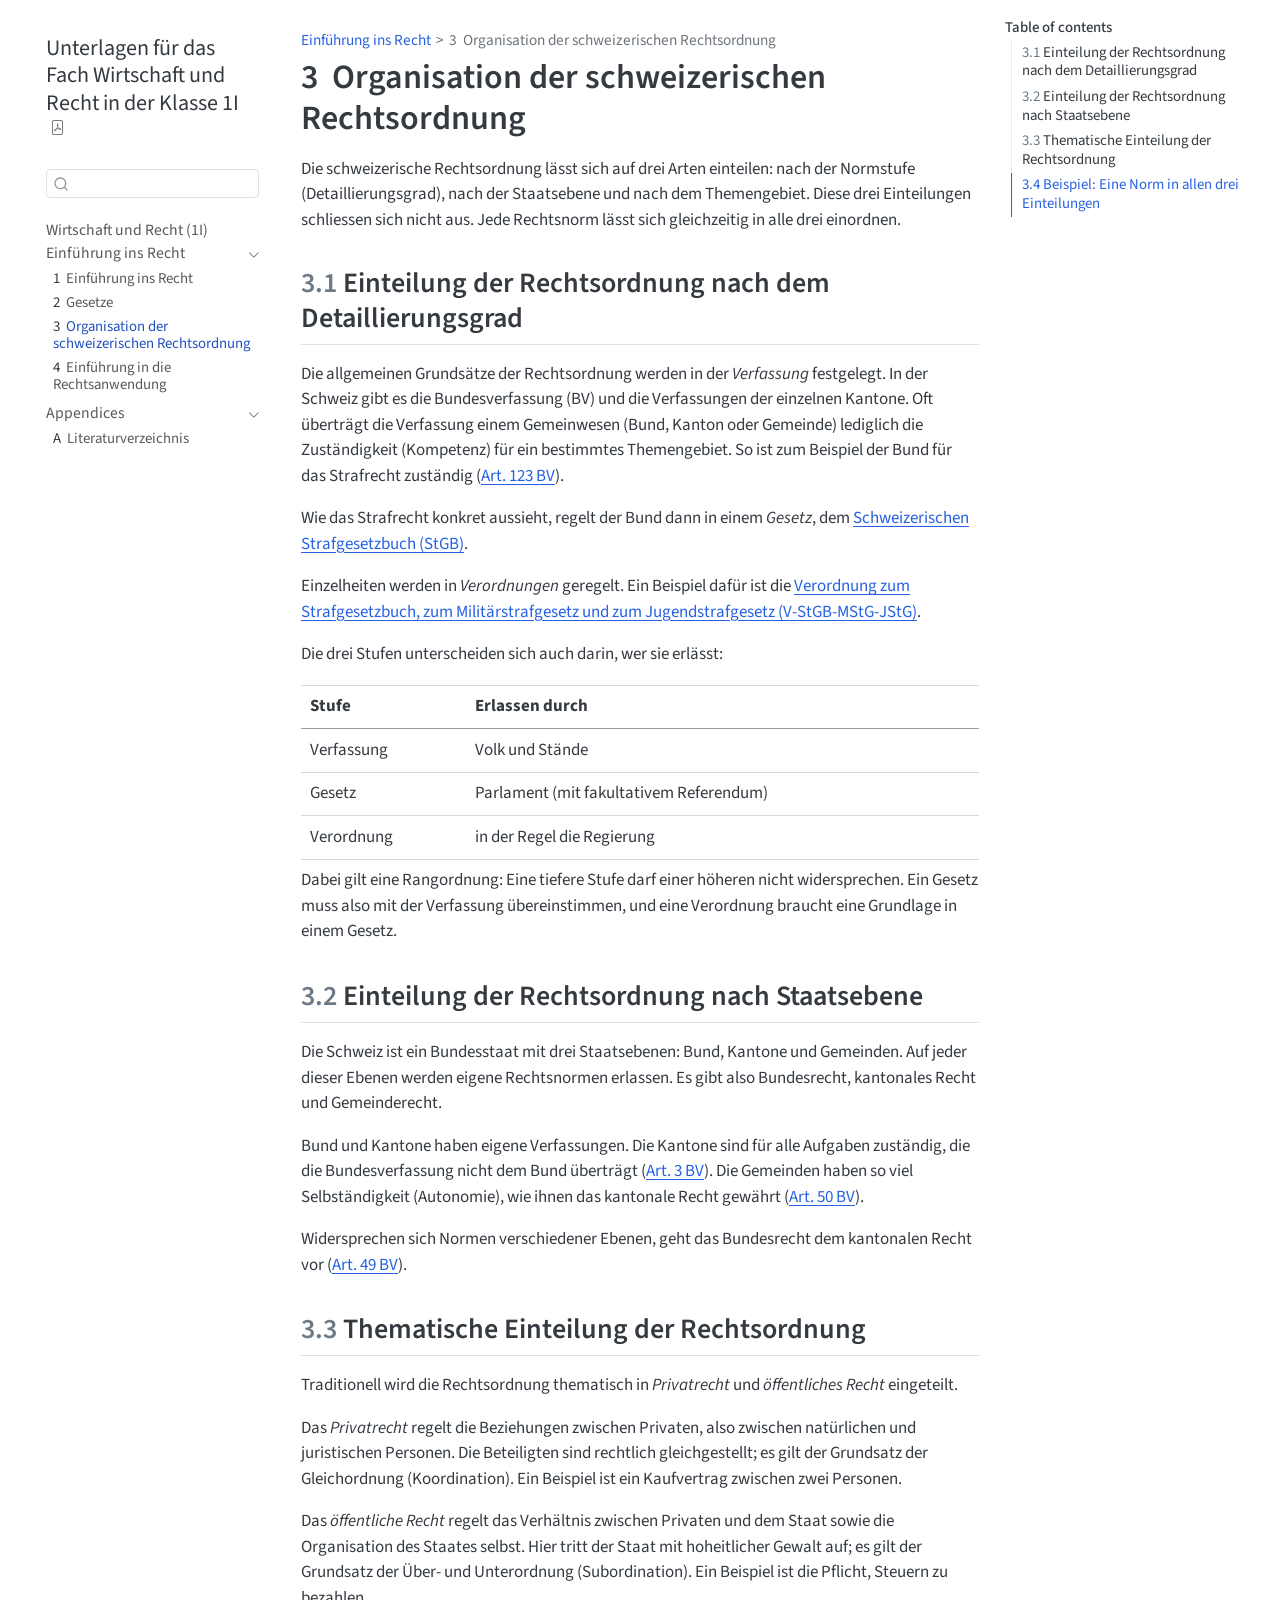
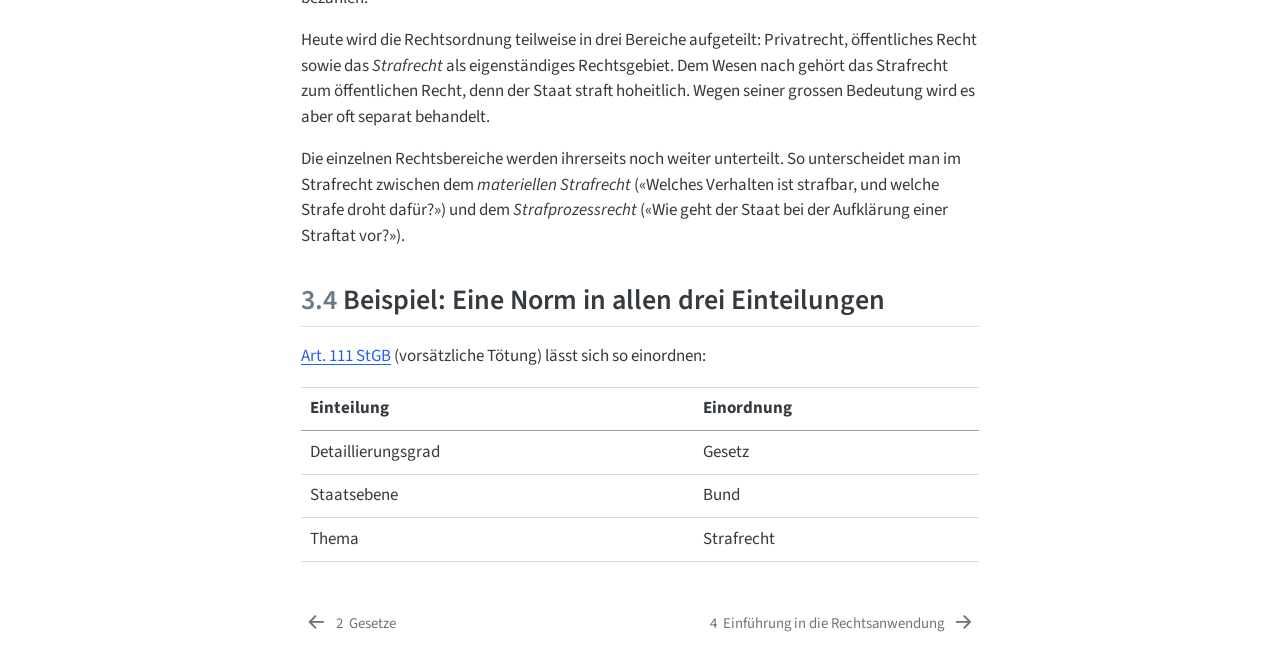
<file: content/261109_strafrecht/261109_einteilung.html>
<!DOCTYPE html>
<html xmlns="http://www.w3.org/1999/xhtml" lang="en" xml:lang="en"><head>

<meta charset="utf-8">
<meta name="generator" content="quarto-1.11.9">

<meta name="viewport" content="width=device-width, initial-scale=1.0, user-scalable=yes">


<title>3&nbsp; Organisation der schweizerischen Rechtsordnung – Unterlagen für das Fach Wirtschaft und Recht in der Klasse 1I</title>
<style>
/* Default styles provided by pandoc.
** See https://pandoc.org/MANUAL.html#variables-for-html for config info.
*/
span.smallcaps{font-variant: small-caps;}
div.columns{display: flex; gap: 1.5em;}
div.column{flex: auto;}
@media screen {
div.columns{gap: min(4vw, 1.5em);}
div.column{overflow-x: auto;}
}
div.hanging-indent{margin-left: 1.5em; text-indent: -1.5em;}
ul.task-list{list-style: none;}
ul.task-list li input[type="checkbox"] {
  width: 0.8em;
  margin: 0 0.8em 0.2em -1em; /* quarto-specific, see https://github.com/quarto-dev/quarto-cli/issues/4556 */ 
  vertical-align: middle;
}
</style>


<script src="../../site_libs/quarto-nav/quarto-nav.js"></script>
<script src="../../site_libs/quarto-nav/headroom.min.js"></script>
<script src="../../site_libs/clipboard/clipboard.min.js"></script>
<script src="../../site_libs/quarto-search/autocomplete.umd.js"></script>
<script src="../../site_libs/quarto-search/fuse.min.js"></script>
<script src="../../site_libs/quarto-search/quarto-search.js"></script>
<meta name="quarto:offset" content="../../">
<link href="../../content/261109_strafrecht/261109_strafrecht.html" rel="next">
<link href="../../content/gesetze/gesetze.html" rel="prev">
<script src="../../site_libs/quarto-html/quarto.js" type="module"></script>
<script src="../../site_libs/quarto-html/tabsets/tabsets.js" type="module"></script>
<script src="../../site_libs/quarto-html/scrollable-regions/scrollable-regions.js" type="module"></script>
<script src="../../site_libs/quarto-html/popper.min.js"></script>
<script src="../../site_libs/quarto-html/tippy.umd.min.js"></script>
<script src="../../site_libs/quarto-html/anchor.min.js"></script>
<link href="../../site_libs/quarto-html/tippy.css" rel="stylesheet">
<link href="../../site_libs/quarto-html/quarto-syntax-highlighting-63b5708e65d6cd79cd7618c58d0c21e7.css" rel="stylesheet" id="quarto-text-highlighting-styles">
<script src="../../site_libs/bootstrap/bootstrap.min.js"></script>
<link href="../../site_libs/bootstrap/bootstrap-icons.css" rel="stylesheet">
<link href="../../site_libs/bootstrap/bootstrap-4f67ab1e4efc86feb5e21e0983fc9301.min.css" rel="stylesheet" append-hash="true" id="quarto-bootstrap" data-mode="light">
<script id="quarto-search-options" type="application/json">{
  "location": "sidebar",
  "copy-button": false,
  "collapse-after": 3,
  "panel-placement": "start",
  "type": "textbox",
  "limit": 50,
  "keyboard-shortcut": [
    "f",
    "/",
    "s"
  ],
  "show-item-context": false,
  "language": {
    "search-no-results-text": "No results",
    "search-matching-documents-text": "matching documents",
    "search-copy-link-title": "Copy link to search",
    "search-hide-matches-text": "Hide additional matches",
    "search-more-match-text": "more match in this document",
    "search-more-matches-text": "more matches in this document",
    "search-clear-button-title": "Clear",
    "search-text-placeholder": "",
    "search-detached-cancel-button-title": "Cancel",
    "search-submit-button-title": "Submit",
    "search-label": "Search"
  }
}</script>


</head>

<body class="nav-sidebar floating quarto-light"><a id="quarto-skip-link" class="visually-hidden-focusable" href="#quarto-document-content">Skip to main content</a>

<div id="quarto-search-results"></div>
  <header id="quarto-header" class="headroom fixed-top">
  <nav class="quarto-secondary-nav" aria-label="Toolbar">
    <div class="container-fluid d-flex">
      <button type="button" class="quarto-btn-toggle btn" data-bs-toggle="collapse" role="button" data-bs-target=".quarto-sidebar-collapse-item" aria-controls="quarto-sidebar" aria-expanded="false" aria-label="Toggle sidebar navigation" onclick="if (window.quartoToggleHeadroom) { window.quartoToggleHeadroom(); }">
        <i class="bi bi-layout-text-sidebar-reverse"></i>
      </button>
        <nav class="quarto-page-breadcrumbs" aria-label="Breadcrumbs"><ol class="breadcrumb"><li class="breadcrumb-item"><a href="../../content/261105_einf/261103_einf.html">Einführung ins Recht</a></li><li class="breadcrumb-item"><a href="../../content/261109_strafrecht/261109_einteilung.html"><span class="chapter-number">3</span>&nbsp; <span class="chapter-title">Organisation der schweizerischen Rechtsordnung</span></a></li></ol></nav>
        <a class="flex-grow-1" data-bs-toggle="collapse" data-bs-target=".quarto-sidebar-collapse-item" onclick="if (window.quartoToggleHeadroom) { window.quartoToggleHeadroom(); }">      
        </a>
      <button type="button" class="btn quarto-search-button" aria-label="Search" onclick="window.quartoOpenSearch();">
        <i class="bi bi-search"></i>
      </button>
    </div>
  </nav>
</header>
<!-- content -->
<div id="quarto-content" class="quarto-container page-columns page-rows-contents page-layout-article">
<!-- sidebar -->
  <nav id="quarto-sidebar" class="sidebar collapse collapse-horizontal quarto-sidebar-collapse-item sidebar-navigation floating overflow-auto" aria-label="Site">
    <div class="pt-lg-2 mt-2 text-left sidebar-header">
    <div class="sidebar-title mb-0 py-0">
      <a href="../../">Unterlagen für das Fach Wirtschaft und Recht in der Klasse 1I</a> 
        <div class="sidebar-tools-main">
    <a href="../../Unterlagen-für-das-Fach-Wirtschaft-und-Recht-in-der-Klasse-1I.pdf" title="Download PDF" class="quarto-navigation-tool px-1" aria-label="Download PDF"><i class="bi bi-file-pdf"></i></a>
</div>
    </div>
      </div>
        <div class="mt-2 flex-shrink-0 align-items-center">
        <div class="sidebar-search">
        <div id="quarto-search" class="" title="Search"></div>
        </div>
        </div>
    <div class="sidebar-menu-container"> 
    <ul class="list-unstyled mt-1">
        <li class="sidebar-item">
  <div class="sidebar-item-container"> 
  <a href="../../index.html" class="sidebar-item-text sidebar-link">
 <span class="menu-text">Wirtschaft und Recht (1I)</span></a>
  </div>
</li>
        <li class="sidebar-item sidebar-item-section">
      <div class="sidebar-item-container"> 
            <button type="button" class="sidebar-item-text sidebar-item-toggle sidebar-link text-start" data-bs-toggle="collapse" data-bs-target="#quarto-sidebar-section-1" aria-controls="quarto-sidebar-section-1" aria-expanded="true">
 <span class="menu-text" id="quarto-sidebar-section-1-label">Einführung ins Recht</span><i class="bi bi-chevron-right" aria-hidden="true"></i></button>
      </div>
      <ul id="quarto-sidebar-section-1" aria-labelledby="quarto-sidebar-section-1-label" class="collapse list-unstyled sidebar-section depth1 show">  
          <li class="sidebar-item">
  <div class="sidebar-item-container"> 
  <a href="../../content/261105_einf/261103_einf.html" class="sidebar-item-text sidebar-link">
 <span class="menu-text"><span class="chapter-number">1</span>&nbsp; <span class="chapter-title">Einführung ins Recht</span></span></a>
  </div>
</li>
          <li class="sidebar-item">
  <div class="sidebar-item-container"> 
  <a href="../../content/gesetze/gesetze.html" class="sidebar-item-text sidebar-link">
 <span class="menu-text"><span class="chapter-number">2</span>&nbsp; <span class="chapter-title">Gesetze</span></span></a>
  </div>
</li>
          <li class="sidebar-item">
  <div class="sidebar-item-container"> 
  <a href="../../content/261109_strafrecht/261109_einteilung.html" class="sidebar-item-text sidebar-link active">
 <span class="menu-text"><span class="chapter-number">3</span>&nbsp; <span class="chapter-title">Organisation der schweizerischen Rechtsordnung</span></span></a>
  </div>
</li>
          <li class="sidebar-item">
  <div class="sidebar-item-container"> 
  <a href="../../content/261109_strafrecht/261109_strafrecht.html" class="sidebar-item-text sidebar-link">
 <span class="menu-text"><span class="chapter-number">4</span>&nbsp; <span class="chapter-title">Einführung in die Rechtsanwendung</span></span></a>
  </div>
</li>
      </ul>
  </li>
        <li class="sidebar-item sidebar-item-section">
      <div class="sidebar-item-container"> 
            <button type="button" class="sidebar-item-text sidebar-item-toggle sidebar-link text-start" data-bs-toggle="collapse" data-bs-target="#quarto-sidebar-section-2" aria-controls="quarto-sidebar-section-2" aria-expanded="true">
 <span class="menu-text" id="quarto-sidebar-section-2-label">Appendices</span><i class="bi bi-chevron-right" aria-hidden="true"></i></button>
      </div>
      <ul id="quarto-sidebar-section-2" aria-labelledby="quarto-sidebar-section-2-label" class="collapse list-unstyled sidebar-section depth1 show">  
          <li class="sidebar-item">
  <div class="sidebar-item-container"> 
  <a href="../../content/anhang/literaturverzeichnis.html" class="sidebar-item-text sidebar-link">
 <span class="menu-text"><span class="chapter-number">A</span>&nbsp; <span class="chapter-title">Literaturverzeichnis</span></span></a>
  </div>
</li>
      </ul>
  </li>
    </ul>
    </div>
</nav>
<div id="quarto-sidebar-glass" class="quarto-sidebar-collapse-item" data-bs-toggle="collapse" data-bs-target=".quarto-sidebar-collapse-item"></div>
<!-- margin-sidebar -->
    <div id="quarto-margin-sidebar" class="sidebar margin-sidebar">
        <nav id="TOC" role="doc-toc" aria-labelledby="toc-title" class="toc-active">
    <h2 id="toc-title">Table of contents</h2>
   
  <ul>
  <li><a href="#einteilung-der-rechtsordnung-nach-dem-detaillierungsgrad" id="toc-einteilung-der-rechtsordnung-nach-dem-detaillierungsgrad" class="nav-link active" data-scroll-target="#einteilung-der-rechtsordnung-nach-dem-detaillierungsgrad"><span class="header-section-number">3.1</span> Einteilung der Rechtsordnung nach dem Detaillierungsgrad</a></li>
  <li><a href="#einteilung-der-rechtsordnung-nach-staatsebene" id="toc-einteilung-der-rechtsordnung-nach-staatsebene" class="nav-link" data-scroll-target="#einteilung-der-rechtsordnung-nach-staatsebene"><span class="header-section-number">3.2</span> Einteilung der Rechtsordnung nach Staatsebene</a></li>
  <li><a href="#thematische-einteilung-der-rechtsordnung" id="toc-thematische-einteilung-der-rechtsordnung" class="nav-link" data-scroll-target="#thematische-einteilung-der-rechtsordnung"><span class="header-section-number">3.3</span> Thematische Einteilung der Rechtsordnung</a></li>
  <li><a href="#beispiel-eine-norm-in-allen-drei-einteilungen" id="toc-beispiel-eine-norm-in-allen-drei-einteilungen" class="nav-link" data-scroll-target="#beispiel-eine-norm-in-allen-drei-einteilungen"><span class="header-section-number">3.4</span> Beispiel: Eine Norm in allen drei Einteilungen</a></li>
  </ul>
</nav>
    </div>
<!-- main -->
<main class="content" id="quarto-document-content" tabindex="-1">

<header id="title-block-header" class="quarto-title-block default"><nav class="quarto-page-breadcrumbs quarto-title-breadcrumbs d-none d-lg-block" aria-label="Breadcrumbs"><ol class="breadcrumb"><li class="breadcrumb-item"><a href="../../content/261105_einf/261103_einf.html">Einführung ins Recht</a></li><li class="breadcrumb-item"><a href="../../content/261109_strafrecht/261109_einteilung.html"><span class="chapter-number">3</span>&nbsp; <span class="chapter-title">Organisation der schweizerischen Rechtsordnung</span></a></li></ol></nav>
<div class="quarto-title">
<h1 class="title"><span class="chapter-number">3</span>&nbsp; <span class="chapter-title">Organisation der schweizerischen Rechtsordnung</span></h1>
</div>



<div class="quarto-title-meta">

    
  
    
  </div>
  


</header>


<p>Die schweizerische Rechtsordnung lässt sich auf drei Arten einteilen: nach der Normstufe (Detaillierungsgrad), nach der Staatsebene und nach dem Themengebiet. Diese drei Einteilungen schliessen sich nicht aus. Jede Rechtsnorm lässt sich gleichzeitig in alle drei einordnen.</p>
<section id="einteilung-der-rechtsordnung-nach-dem-detaillierungsgrad" class="level2" data-number="3.1">
<h2 data-number="3.1" class="anchored" data-anchor-id="einteilung-der-rechtsordnung-nach-dem-detaillierungsgrad"><span class="header-section-number">3.1</span> Einteilung der Rechtsordnung nach dem Detaillierungsgrad</h2>
<p>Die allgemeinen Grundsätze der Rechtsordnung werden in der <em>Verfassung</em> festgelegt. In der Schweiz gibt es die Bundesverfassung (BV) und die Verfassungen der einzelnen Kantone. Oft überträgt die Verfassung einem Gemeinwesen (Bund, Kanton oder Gemeinde) lediglich die Zuständigkeit (Kompetenz) für ein bestimmtes Themengebiet. So ist zum Beispiel der Bund für das Strafrecht zuständig (<a href="https://www.fedlex.admin.ch/eli/cc/1999/404/de#art_123">Art. 123 BV</a>).</p>
<p>Wie das Strafrecht konkret aussieht, regelt der Bund dann in einem <em>Gesetz</em>, dem <a href="https://www.fedlex.admin.ch/eli/cc/54/757_781_799/de">Schweizerischen Strafgesetzbuch (StGB)</a>.</p>
<p>Einzelheiten werden in <em>Verordnungen</em> geregelt. Ein Beispiel dafür ist die <a href="https://www.fedlex.admin.ch/eli/cc/2006/693/de">Verordnung zum Strafgesetzbuch, zum Militärstrafgesetz und zum Jugendstrafgesetz (V-StGB-MStG-JStG)</a>.</p>
<p>Die drei Stufen unterscheiden sich auch darin, wer sie erlässt:</p>
<table class="caption-top table">
<thead>
<tr class="header">
<th>Stufe</th>
<th>Erlassen durch</th>
</tr>
</thead>
<tbody>
<tr class="odd">
<td>Verfassung</td>
<td>Volk und Stände</td>
</tr>
<tr class="even">
<td>Gesetz</td>
<td>Parlament (mit fakultativem Referendum)</td>
</tr>
<tr class="odd">
<td>Verordnung</td>
<td>in der Regel die Regierung</td>
</tr>
</tbody>
</table>
<p>Dabei gilt eine Rangordnung: Eine tiefere Stufe darf einer höheren nicht widersprechen. Ein Gesetz muss also mit der Verfassung übereinstimmen, und eine Verordnung braucht eine Grundlage in einem Gesetz.</p>
</section>
<section id="einteilung-der-rechtsordnung-nach-staatsebene" class="level2" data-number="3.2">
<h2 data-number="3.2" class="anchored" data-anchor-id="einteilung-der-rechtsordnung-nach-staatsebene"><span class="header-section-number">3.2</span> Einteilung der Rechtsordnung nach Staatsebene</h2>
<p>Die Schweiz ist ein Bundesstaat mit drei Staatsebenen: Bund, Kantone und Gemeinden. Auf jeder dieser Ebenen werden eigene Rechtsnormen erlassen. Es gibt also Bundesrecht, kantonales Recht und Gemeinderecht.</p>
<p>Bund und Kantone haben eigene Verfassungen. Die Kantone sind für alle Aufgaben zuständig, die die Bundesverfassung nicht dem Bund überträgt (<a href="https://www.fedlex.admin.ch/eli/cc/1999/404/de#art_3">Art. 3 BV</a>). Die Gemeinden haben so viel Selbständigkeit (Autonomie), wie ihnen das kantonale Recht gewährt (<a href="https://www.fedlex.admin.ch/eli/cc/1999/404/de#art_50">Art. 50 BV</a>).</p>
<p>Widersprechen sich Normen verschiedener Ebenen, geht das Bundesrecht dem kantonalen Recht vor (<a href="https://www.fedlex.admin.ch/eli/cc/1999/404/de#art_49">Art. 49 BV</a>).</p>
</section>
<section id="thematische-einteilung-der-rechtsordnung" class="level2" data-number="3.3">
<h2 data-number="3.3" class="anchored" data-anchor-id="thematische-einteilung-der-rechtsordnung"><span class="header-section-number">3.3</span> Thematische Einteilung der Rechtsordnung</h2>
<p>Traditionell wird die Rechtsordnung thematisch in <em>Privatrecht</em> und <em>öffentliches Recht</em> eingeteilt.</p>
<p>Das <em>Privatrecht</em> regelt die Beziehungen zwischen Privaten, also zwischen natürlichen und juristischen Personen. Die Beteiligten sind rechtlich gleichgestellt; es gilt der Grundsatz der Gleichordnung (Koordination). Ein Beispiel ist ein Kaufvertrag zwischen zwei Personen.</p>
<p>Das <em>öffentliche Recht</em> regelt das Verhältnis zwischen Privaten und dem Staat sowie die Organisation des Staates selbst. Hier tritt der Staat mit hoheitlicher Gewalt auf; es gilt der Grundsatz der Über- und Unterordnung (Subordination). Ein Beispiel ist die Pflicht, Steuern zu bezahlen.</p>
<p>Heute wird die Rechtsordnung teilweise in drei Bereiche aufgeteilt: Privatrecht, öffentliches Recht sowie das <em>Strafrecht</em> als eigenständiges Rechtsgebiet. Dem Wesen nach gehört das Strafrecht zum öffentlichen Recht, denn der Staat straft hoheitlich. Wegen seiner grossen Bedeutung wird es aber oft separat behandelt.</p>
<p>Die einzelnen Rechtsbereiche werden ihrerseits noch weiter unterteilt. So unterscheidet man im Strafrecht zwischen dem <em>materiellen Strafrecht</em> («Welches Verhalten ist strafbar, und welche Strafe droht dafür?») und dem <em>Strafprozessrecht</em> («Wie geht der Staat bei der Aufklärung einer Straftat vor?»).</p>
</section>
<section id="beispiel-eine-norm-in-allen-drei-einteilungen" class="level2" data-number="3.4">
<h2 data-number="3.4" class="anchored" data-anchor-id="beispiel-eine-norm-in-allen-drei-einteilungen"><span class="header-section-number">3.4</span> Beispiel: Eine Norm in allen drei Einteilungen</h2>
<p><a href="https://www.fedlex.admin.ch/eli/cc/54/757_781_799/de#art_111">Art. 111 StGB</a> (vorsätzliche Tötung) lässt sich so einordnen:</p>
<table class="caption-top table">
<thead>
<tr class="header">
<th>Einteilung</th>
<th>Einordnung</th>
</tr>
</thead>
<tbody>
<tr class="odd">
<td>Detaillierungsgrad</td>
<td>Gesetz</td>
</tr>
<tr class="even">
<td>Staatsebene</td>
<td>Bund</td>
</tr>
<tr class="odd">
<td>Thema</td>
<td>Strafrecht</td>
</tr>
</tbody>
</table>


</section>

</main> <!-- /main -->
<script id="quarto-html-after-body" type="application/javascript">
  window.document.addEventListener("DOMContentLoaded", function (event) {
    const icon = "";
    const anchorJS = new window.AnchorJS();
    anchorJS.options = {
      placement: 'right',
      icon: icon
    };
    anchorJS.add('.anchored');
    const isCodeAnnotation = (el) => {
      for (const clz of el.classList) {
        if (clz.startsWith('code-annotation-')) {                     
          return true;
        }
      }
      return false;
    }
    const onCopySuccess = function(e) {
      // button target
      const button = e.trigger;
      // don't keep focus
      button.blur();
      // flash "checked"
      button.classList.add('code-copy-button-checked');
      var currentTitle = button.getAttribute("title");
      button.setAttribute("title", "Copied!");
      let tooltip;
      if (window.bootstrap) {
        button.setAttribute("data-bs-toggle", "tooltip");
        button.setAttribute("data-bs-placement", "left");
        button.setAttribute("data-bs-title", "Copied!");
        tooltip = new bootstrap.Tooltip(button, 
          { trigger: "manual", 
            customClass: "code-copy-button-tooltip",
            offset: [0, -8]});
        tooltip.show();    
      }
      setTimeout(function() {
        if (tooltip) {
          tooltip.hide();
          button.removeAttribute("data-bs-title");
          button.removeAttribute("data-bs-toggle");
          button.removeAttribute("data-bs-placement");
        }
        button.setAttribute("title", currentTitle);
        button.classList.remove('code-copy-button-checked');
      }, 1000);
      // clear code selection
      e.clearSelection();
    }
    const getTextToCopy = function(trigger) {
      const outerScaffold = trigger.parentElement.cloneNode(true);
      const codeEl = outerScaffold.querySelector('code');
      for (const childEl of codeEl.children) {
        if (isCodeAnnotation(childEl)) {
          childEl.remove();
        }
      }
      return codeEl.innerText;
    }
    const clipboard = new window.ClipboardJS('.code-copy-button:not([data-in-quarto-modal])', {
      text: getTextToCopy
    });
    clipboard.on('success', onCopySuccess);
    if (window.document.getElementById('quarto-embedded-source-code-modal')) {
      const clipboardModal = new window.ClipboardJS('.code-copy-button[data-in-quarto-modal]', {
        text: getTextToCopy,
        container: window.document.getElementById('quarto-embedded-source-code-modal')
      });
      clipboardModal.on('success', onCopySuccess);
    }
      var localhostRegex = new RegExp(/^(?:http|https):\/\/localhost\:?[0-9]*\//);
      var mailtoRegex = new RegExp(/^mailto:/);
        var filterRegex = new RegExp('/' + window.location.host + '/');
      var isInternal = (href) => {
          return filterRegex.test(href) || localhostRegex.test(href) || mailtoRegex.test(href);
      }
      // Inspect non-navigation links and adorn them if external
      window.quartoDecorateExternalLinks = function (root) {
     var links = (root || window.document).querySelectorAll('a[href]:not(.nav-link):not(.navbar-brand):not(.toc-action):not(.sidebar-link):not(.sidebar-item-toggle):not(.pagination-link):not(.no-external):not([aria-hidden]):not(.dropdown-item):not(.quarto-navigation-tool):not(.about-link)');
      for (var i=0; i<links.length; i++) {
        const link = links[i];
        if (!isInternal(link.href)) {
          // undo the damage that might have been done by quarto-nav.js in the case of
          // links that we want to consider external
          if (link.dataset.originalHref !== undefined) {
            link.href = link.dataset.originalHref;
          }
          if (!link.classList.contains('no-external-icon')) {
          }
        }
      }
      };
      window.quartoDecorateExternalLinks(window.document);
    // Esc closes the popup (WCAG 1.4.13) and focus leaving both trigger and
    // popup closes it (WCAG 2.4.11); tippy handles neither for interactive popups.
    const hideOnEscAndFocusOut = {
      name: 'hideOnEscAndFocusOut',
      defaultValue: true,
      fn(instance) {
        const dismiss = () => {
          // A show scheduled by the trigger delay would otherwise reopen it
          instance.clearDelayTimeouts();
          instance.hide();
        };
        const onKeyDown = (event) => {
          if (event.key !== 'Escape') {
            return;
          }
          // Keep Esc from also reaching page handlers (e.g. reveal.js overview),
          // except an open reveal.js slide menu, which Esc should close too.
          // The menu handles keys only when its keyboard option is on.
          const menuHandlesEsc = window.Reveal?.getPlugin?.('menu')?.isOpen() &&
            window.Reveal.getConfig().menu?.keyboard !== false;
          if (!menuHandlesEsc) {
            event.stopPropagation();
          }
          if (instance.popper.contains(window.document.activeElement)) {
            // Disabled while refocusing so the focus trigger does not reopen it
            instance.disable();
            instance.reference.focus();
            instance.enable();
          }
          dismiss();
        };
        const onFocusOut = (event) => {
          const target = event.relatedTarget;
          if (target && !instance.reference.contains(target) &&
              !instance.popper.contains(target)) {
            dismiss();
          }
        };
        // On the trigger too: a click trigger (code-annotations: select) has no
        // blur handling. Attached for the instance's lifetime so leaving the
        // trigger also cancels a show still pending on the trigger delay.
        instance.reference.addEventListener('focusout', onFocusOut);
        return {
          onShow() {
            window.document.addEventListener('keydown', onKeyDown, true);
            instance.popper.addEventListener('focusout', onFocusOut);
          },
          onHide() {
            window.document.removeEventListener('keydown', onKeyDown, true);
            instance.popper.removeEventListener('focusout', onFocusOut);
          },
          onDestroy() {
            instance.reference.removeEventListener('focusout', onFocusOut);
          },
        };
      },
    };
    function tippyHover(el, contentFn, onTriggerFn, onUntriggerFn) {
      const config = {
        allowHTML: true,
        maxWidth: 500,
        delay: 100,
        arrow: false,
        appendTo: function(el) {
            return el.parentElement;
        },
        interactive: true,
        interactiveBorder: 10,
        theme: 'quarto',
        placement: 'bottom-start',
        plugins: [hideOnEscAndFocusOut],
      };
      if (contentFn) {
        config.content = contentFn;
      }
      if (onTriggerFn) {
        config.onTrigger = onTriggerFn;
      }
      if (onUntriggerFn) {
        config.onUntrigger = onUntriggerFn;
      }
      window.tippy(el, config); 
    }
    const noterefs = window.document.querySelectorAll('a[role="doc-noteref"]');
    for (var i=0; i<noterefs.length; i++) {
      const ref = noterefs[i];
      tippyHover(ref, function() {
        // use id or data attribute instead here
        let href = ref.getAttribute('data-footnote-href') || ref.getAttribute('href');
        try { href = new URL(href).hash; } catch {}
        const id = href.replace(/^#\/?/, "");
        const note = window.document.getElementById(id);
        if (note) {
          return note.innerHTML;
        } else {
          return "";
        }
      });
    }
    const xrefs = window.document.querySelectorAll('a.quarto-xref');
    const processXRef = (id, note) => {
      // Strip column container classes
      const stripColumnClz = (el) => {
        el.classList.remove("page-full", "page-columns");
        if (el.children) {
          for (const child of el.children) {
            stripColumnClz(child);
          }
        }
      }
      stripColumnClz(note)
      if (id === null || id.startsWith('sec-')) {
        // Special case sections, only their first couple elements
        const container = document.createElement("div");
        if (note.children && note.children.length > 2) {
          container.appendChild(note.children[0].cloneNode(true));
          for (let i = 1; i < note.children.length; i++) {
            const child = note.children[i];
            if (child.tagName === "P" && child.innerText === "") {
              continue;
            } else {
              container.appendChild(child.cloneNode(true));
              break;
            }
          }
          if (window.Quarto?.typesetMath) {
            window.Quarto.typesetMath(container);
          }
          return container.innerHTML
        } else {
          if (window.Quarto?.typesetMath) {
            window.Quarto.typesetMath(note);
          }
          return note.innerHTML;
        }
      } else {
        // Remove any anchor links if they are present
        const anchorLink = note.querySelector('a.anchorjs-link');
        if (anchorLink) {
          anchorLink.remove();
        }
        if (window.Quarto?.typesetMath) {
          window.Quarto.typesetMath(note);
        }
        if (note.classList.contains("callout")) {
          return note.outerHTML;
        } else {
          return note.innerHTML;
        }
      }
    }
    for (var i=0; i<xrefs.length; i++) {
      const xref = xrefs[i];
      tippyHover(xref, undefined, function(instance) {
        instance.disable();
        let url = xref.getAttribute('href');
        let hash = undefined; 
        if (url.startsWith('#')) {
          hash = url;
        } else {
          try { hash = new URL(url).hash; } catch {}
        }
        if (hash) {
          const id = hash.replace(/^#\/?/, "");
          const note = window.document.getElementById(id);
          if (note !== null) {
            try {
              const html = processXRef(id, note.cloneNode(true));
              instance.setContent(html);
            } finally {
              instance.enable();
              instance.show();
            }
          } else {
            // See if we can fetch this
            fetch(url.split('#')[0])
            .then(res => res.text())
            .then(html => {
              const parser = new DOMParser();
              const htmlDoc = parser.parseFromString(html, "text/html");
              const note = htmlDoc.getElementById(id);
              if (note !== null) {
                const html = processXRef(id, note);
                instance.setContent(html);
              } 
            }).finally(() => {
              instance.enable();
              instance.show();
            });
          }
        } else {
          // See if we can fetch a full url (with no hash to target)
          // This is a special case and we should probably do some content thinning / targeting
          fetch(url)
          .then(res => res.text())
          .then(html => {
            const parser = new DOMParser();
            const htmlDoc = parser.parseFromString(html, "text/html");
            const note = htmlDoc.querySelector('main.content');
            if (note !== null) {
              // This should only happen for chapter cross references
              // (since there is no id in the URL)
              // remove the first header
              if (note.children.length > 0 && note.children[0].tagName === "HEADER") {
                note.children[0].remove();
              }
              const html = processXRef(null, note);
              instance.setContent(html);
            } 
          }).finally(() => {
            instance.enable();
            instance.show();
          });
        }
      }, function(instance) {
      });
    }
        let selectedAnnoteEl;
        const selectorForAnnotation = ( cell, annotation) => {
          let cellAttr = 'data-code-cell="' + cell + '"';
          let lineAttr = 'data-code-annotation="' +  annotation + '"';
          const selector = 'span[' + cellAttr + '][' + lineAttr + ']';
          return selector;
        }
        const selectCodeLines = (annoteEl) => {
          const doc = window.document;
          const targetCell = annoteEl.getAttribute("data-target-cell");
          const targetAnnotation = annoteEl.getAttribute("data-target-annotation");
          const annoteSpan = window.document.querySelector(selectorForAnnotation(targetCell, targetAnnotation));
          const lines = annoteSpan.getAttribute("data-code-lines").split(",");
          const lineIds = lines.map((line) => {
            return targetCell + "-" + line;
          })
          // Each band is positioned against its own containing block, which is
          // not the offsetParent of the lines, so place it from client rects.
          const placeBand = (band, firstEl, lastEl, codeBlock) => {
            const container = band.offsetParent;
            if (container === null) {
              return;
            }
            const containerRect = container.getBoundingClientRect();
            // Reveal.js scales slides with a transform, so convert client
            // pixels back to the CSS pixels of the container.
            const scale = containerRect.height / container.offsetHeight || 1;
            const firstRect = firstEl.getBoundingClientRect();
            const lastRect = lastEl.getBoundingClientRect();
            const top = (firstRect.top - containerRect.top) / scale - container.clientTop + container.scrollTop;
            const height = (lastRect.bottom - firstRect.top) / scale;
            band.style.top = top - 2 + "px";
            band.style.height = height + 4 + "px";
            if (codeBlock) {
              // Without the copy button wrapper, the containing block is wider
              // than the code block, so span the code block explicitly.
              const blockRect = codeBlock.getBoundingClientRect();
              band.style.left = (blockRect.left - containerRect.left) / scale - container.clientLeft + container.scrollLeft + "px";
              band.style.width = blockRect.width / scale + "px";
            }
          };
          if (lineIds.length > 0) {
            const el = window.document.getElementById(lineIds[0]);
            const lastEl = window.document.getElementById(lineIds[lineIds.length - 1]);
            const parent = el.parentElement.parentElement;
            // cook up a div (if necessary) and position it
            let div = window.document.getElementById("code-annotation-line-highlight");
            if (div === null) {
              div = window.document.createElement("div");
              div.setAttribute("id", "code-annotation-line-highlight");
              div.style.position = 'absolute';
              parent.appendChild(div);
            }
            placeBand(div, el, lastEl, parent.closest("div.sourceCode") || parent);
            let gutterDiv = window.document.getElementById("code-annotation-line-highlight-gutter");
            if (gutterDiv === null) {
              gutterDiv = window.document.createElement("div");
              gutterDiv.setAttribute("id", "code-annotation-line-highlight-gutter");
              gutterDiv.style.position = 'absolute';
              const codeCell = window.document.getElementById(targetCell);
              const gutter = codeCell.querySelector('.code-annotation-gutter');
              gutter.appendChild(gutterDiv);
            }
            placeBand(gutterDiv, el, lastEl);
            selectedAnnoteEl = annoteEl;
          }
        };
        const unselectCodeLines = () => {
          const elementsIds = ["code-annotation-line-highlight", "code-annotation-line-highlight-gutter"];
          elementsIds.forEach((elId) => {
            const div = window.document.getElementById(elId);
            if (div) {
              div.remove();
            }
          });
          selectedAnnoteEl = undefined;
        };
          // Handle positioning of the toggle
      window.addEventListener(
        "resize",
        throttle(() => {
          elRect = undefined;
          if (selectedAnnoteEl) {
            selectCodeLines(selectedAnnoteEl);
          }
        }, 10)
      );
      function throttle(fn, ms) {
      let throttle = false;
      let timer;
        return (...args) => {
          if(!throttle) { // first call gets through
              fn.apply(this, args);
              throttle = true;
          } else { // all the others get throttled
              if(timer) clearTimeout(timer); // cancel #2
              timer = setTimeout(() => {
                fn.apply(this, args);
                timer = throttle = false;
              }, ms);
          }
        };
      }
        // Attach click handler to the DT
        const annoteDls = window.document.querySelectorAll('dt[data-target-cell]');
        for (const annoteDlNode of annoteDls) {
          annoteDlNode.addEventListener('click', (event) => {
            const clickedEl = event.target;
            if (clickedEl !== selectedAnnoteEl) {
              unselectCodeLines();
              const activeEl = window.document.querySelector('dt[data-target-cell].code-annotation-active');
              if (activeEl) {
                activeEl.classList.remove('code-annotation-active');
              }
              selectCodeLines(clickedEl);
              clickedEl.classList.add('code-annotation-active');
            } else {
              // Unselect the line
              unselectCodeLines();
              clickedEl.classList.remove('code-annotation-active');
            }
          });
        }
    const findCites = (el) => {
      const parentEl = el.parentElement;
      if (parentEl) {
        const cites = parentEl.dataset.cites;
        if (cites) {
          return {
            el,
            cites: cites.split(' ')
          };
        } else {
          return findCites(el.parentElement)
        }
      } else {
        return undefined;
      }
    };
    var bibliorefs = window.document.querySelectorAll('a[role="doc-biblioref"]');
    for (var i=0; i<bibliorefs.length; i++) {
      const ref = bibliorefs[i];
      const citeInfo = findCites(ref);
      if (citeInfo) {
        tippyHover(citeInfo.el, function() {
          var popup = window.document.createElement('div');
          citeInfo.cites.forEach(function(cite) {
            var citeDiv = window.document.createElement('div');
            citeDiv.classList.add('hanging-indent');
            citeDiv.classList.add('csl-entry');
            var biblioDiv = window.document.getElementById('ref-' + cite);
            if (biblioDiv) {
              citeDiv.innerHTML = biblioDiv.innerHTML;
            }
            popup.appendChild(citeDiv);
          });
          return popup.innerHTML;
        });
      }
    }
  });
  </script>
  <script type="application/javascript">
  window.quartoScrollableRegionsLabels = {"code":"Scrollable code","output":"Scrollable output"};
  </script>
<nav class="page-navigation" aria-label="Page">
  <div class="nav-page nav-page-previous">
      <a href="../../content/gesetze/gesetze.html" class="pagination-link" aria-label="Gesetze">
        <i class="bi bi-arrow-left-short"></i> <span class="nav-page-text"><span class="chapter-number">2</span>&nbsp; <span class="chapter-title">Gesetze</span></span>
      </a>          
  </div>
  <div class="nav-page nav-page-next">
      <a href="../../content/261109_strafrecht/261109_strafrecht.html" class="pagination-link" aria-label="Einführung in die Rechtsanwendung">
        <span class="nav-page-text"><span class="chapter-number">4</span>&nbsp; <span class="chapter-title">Einführung in die Rechtsanwendung</span></span> <i class="bi bi-arrow-right-short"></i>
      </a>
  </div>
</nav>
</div> <!-- /content -->




</body></html>
</file>
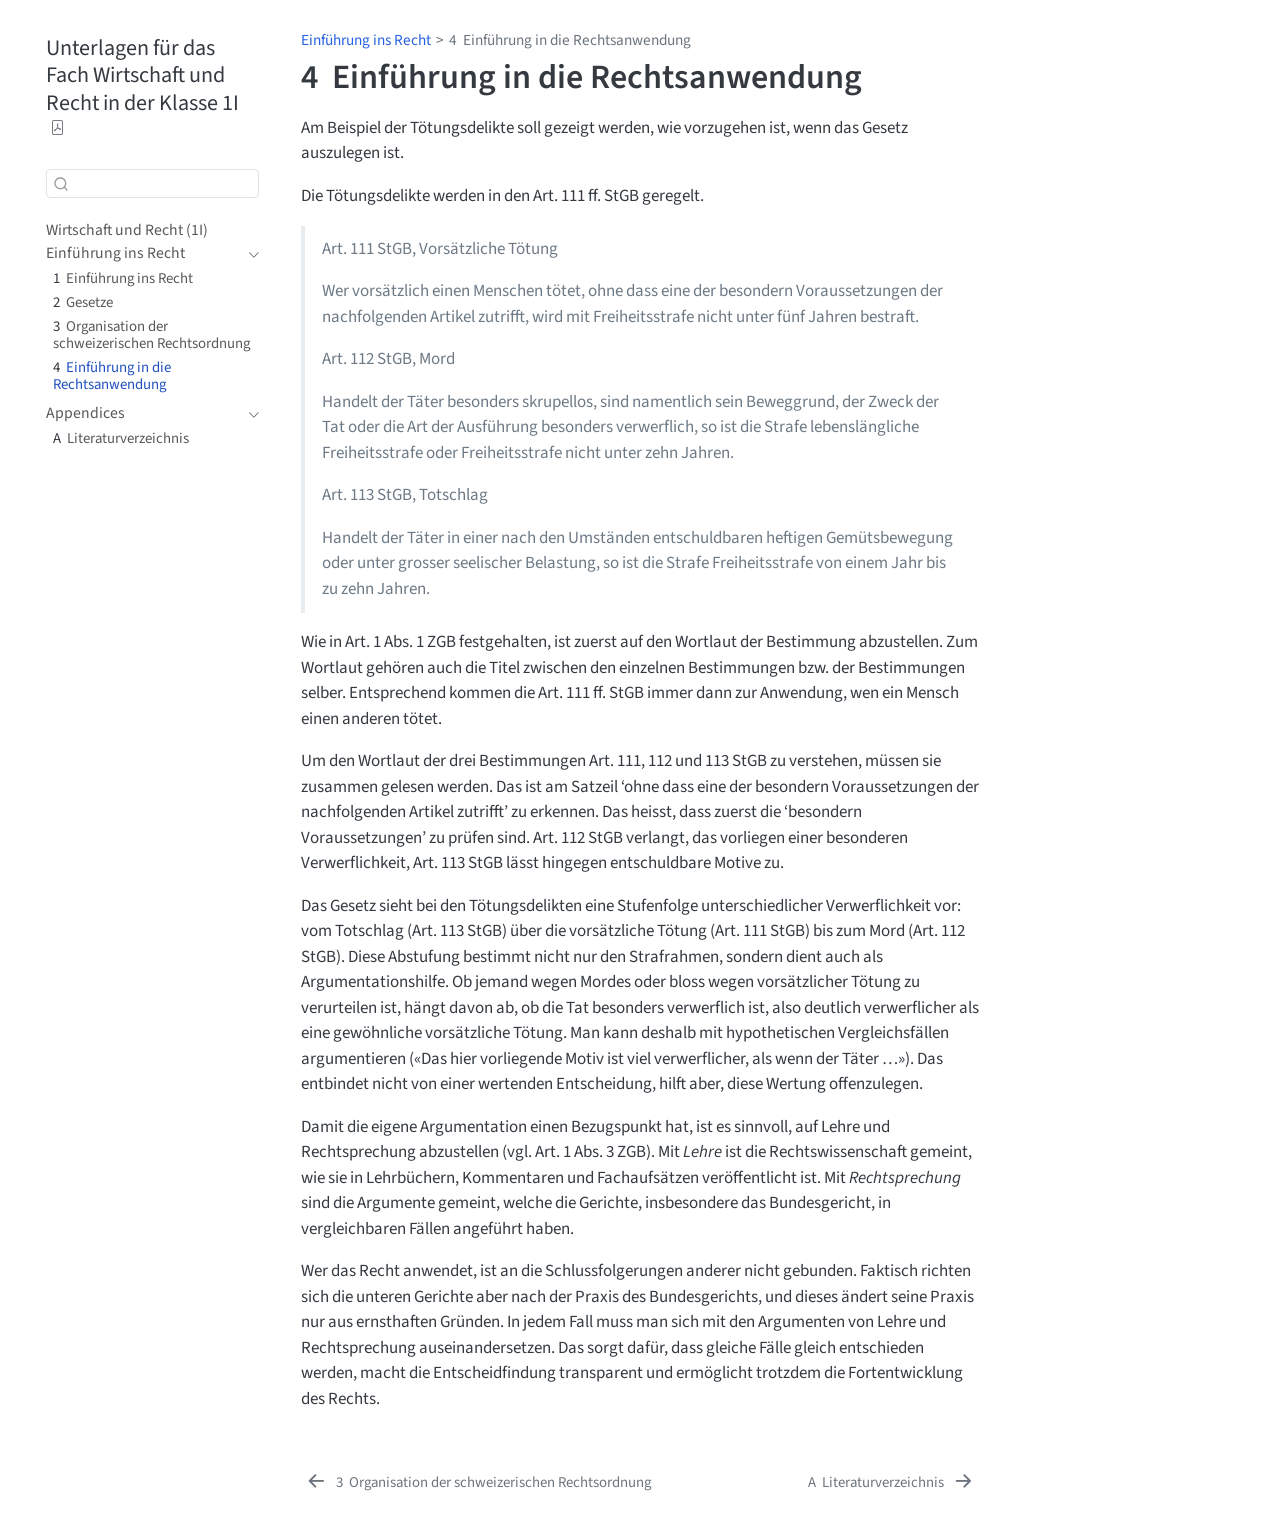
<file: content/261109_strafrecht/261109_strafrecht.html>
<!DOCTYPE html>
<html xmlns="http://www.w3.org/1999/xhtml" lang="en" xml:lang="en"><head>

<meta charset="utf-8">
<meta name="generator" content="quarto-1.11.9">

<meta name="viewport" content="width=device-width, initial-scale=1.0, user-scalable=yes">


<title>4&nbsp; Einführung in die Rechtsanwendung – Unterlagen für das Fach Wirtschaft und Recht in der Klasse 1I</title>
<style>
/* Default styles provided by pandoc.
** See https://pandoc.org/MANUAL.html#variables-for-html for config info.
*/
span.smallcaps{font-variant: small-caps;}
div.columns{display: flex; gap: 1.5em;}
div.column{flex: auto;}
@media screen {
div.columns{gap: min(4vw, 1.5em);}
div.column{overflow-x: auto;}
}
div.hanging-indent{margin-left: 1.5em; text-indent: -1.5em;}
ul.task-list{list-style: none;}
ul.task-list li input[type="checkbox"] {
  width: 0.8em;
  margin: 0 0.8em 0.2em -1em; /* quarto-specific, see https://github.com/quarto-dev/quarto-cli/issues/4556 */ 
  vertical-align: middle;
}
</style>


<script src="../../site_libs/quarto-nav/quarto-nav.js"></script>
<script src="../../site_libs/quarto-nav/headroom.min.js"></script>
<script src="../../site_libs/clipboard/clipboard.min.js"></script>
<script src="../../site_libs/quarto-search/autocomplete.umd.js"></script>
<script src="../../site_libs/quarto-search/fuse.min.js"></script>
<script src="../../site_libs/quarto-search/quarto-search.js"></script>
<meta name="quarto:offset" content="../../">
<link href="../../content/anhang/literaturverzeichnis.html" rel="next">
<link href="../../content/261109_strafrecht/261109_einteilung.html" rel="prev">
<script src="../../site_libs/quarto-html/quarto.js" type="module"></script>
<script src="../../site_libs/quarto-html/tabsets/tabsets.js" type="module"></script>
<script src="../../site_libs/quarto-html/scrollable-regions/scrollable-regions.js" type="module"></script>
<script src="../../site_libs/quarto-html/popper.min.js"></script>
<script src="../../site_libs/quarto-html/tippy.umd.min.js"></script>
<script src="../../site_libs/quarto-html/anchor.min.js"></script>
<link href="../../site_libs/quarto-html/tippy.css" rel="stylesheet">
<link href="../../site_libs/quarto-html/quarto-syntax-highlighting-63b5708e65d6cd79cd7618c58d0c21e7.css" rel="stylesheet" id="quarto-text-highlighting-styles">
<script src="../../site_libs/bootstrap/bootstrap.min.js"></script>
<link href="../../site_libs/bootstrap/bootstrap-icons.css" rel="stylesheet">
<link href="../../site_libs/bootstrap/bootstrap-4f67ab1e4efc86feb5e21e0983fc9301.min.css" rel="stylesheet" append-hash="true" id="quarto-bootstrap" data-mode="light">
<script id="quarto-search-options" type="application/json">{
  "location": "sidebar",
  "copy-button": false,
  "collapse-after": 3,
  "panel-placement": "start",
  "type": "textbox",
  "limit": 50,
  "keyboard-shortcut": [
    "f",
    "/",
    "s"
  ],
  "show-item-context": false,
  "language": {
    "search-no-results-text": "No results",
    "search-matching-documents-text": "matching documents",
    "search-copy-link-title": "Copy link to search",
    "search-hide-matches-text": "Hide additional matches",
    "search-more-match-text": "more match in this document",
    "search-more-matches-text": "more matches in this document",
    "search-clear-button-title": "Clear",
    "search-text-placeholder": "",
    "search-detached-cancel-button-title": "Cancel",
    "search-submit-button-title": "Submit",
    "search-label": "Search"
  }
}</script>


</head>

<body class="nav-sidebar floating quarto-light"><a id="quarto-skip-link" class="visually-hidden-focusable" href="#quarto-document-content">Skip to main content</a>

<div id="quarto-search-results"></div>
  <header id="quarto-header" class="headroom fixed-top">
  <nav class="quarto-secondary-nav" aria-label="Toolbar">
    <div class="container-fluid d-flex">
      <button type="button" class="quarto-btn-toggle btn" data-bs-toggle="collapse" role="button" data-bs-target=".quarto-sidebar-collapse-item" aria-controls="quarto-sidebar" aria-expanded="false" aria-label="Toggle sidebar navigation" onclick="if (window.quartoToggleHeadroom) { window.quartoToggleHeadroom(); }">
        <i class="bi bi-layout-text-sidebar-reverse"></i>
      </button>
        <nav class="quarto-page-breadcrumbs" aria-label="Breadcrumbs"><ol class="breadcrumb"><li class="breadcrumb-item"><a href="../../content/261105_einf/261103_einf.html">Einführung ins Recht</a></li><li class="breadcrumb-item"><a href="../../content/261109_strafrecht/261109_strafrecht.html"><span class="chapter-number">4</span>&nbsp; <span class="chapter-title">Einführung in die Rechtsanwendung</span></a></li></ol></nav>
        <a class="flex-grow-1" data-bs-toggle="collapse" data-bs-target=".quarto-sidebar-collapse-item" onclick="if (window.quartoToggleHeadroom) { window.quartoToggleHeadroom(); }">      
        </a>
      <button type="button" class="btn quarto-search-button" aria-label="Search" onclick="window.quartoOpenSearch();">
        <i class="bi bi-search"></i>
      </button>
    </div>
  </nav>
</header>
<!-- content -->
<div id="quarto-content" class="quarto-container page-columns page-rows-contents page-layout-article">
<!-- sidebar -->
  <nav id="quarto-sidebar" class="sidebar collapse collapse-horizontal quarto-sidebar-collapse-item sidebar-navigation floating overflow-auto" aria-label="Site">
    <div class="pt-lg-2 mt-2 text-left sidebar-header">
    <div class="sidebar-title mb-0 py-0">
      <a href="../../">Unterlagen für das Fach Wirtschaft und Recht in der Klasse 1I</a> 
        <div class="sidebar-tools-main">
    <a href="../../Unterlagen-für-das-Fach-Wirtschaft-und-Recht-in-der-Klasse-1I.pdf" title="Download PDF" class="quarto-navigation-tool px-1" aria-label="Download PDF"><i class="bi bi-file-pdf"></i></a>
</div>
    </div>
      </div>
        <div class="mt-2 flex-shrink-0 align-items-center">
        <div class="sidebar-search">
        <div id="quarto-search" class="" title="Search"></div>
        </div>
        </div>
    <div class="sidebar-menu-container"> 
    <ul class="list-unstyled mt-1">
        <li class="sidebar-item">
  <div class="sidebar-item-container"> 
  <a href="../../index.html" class="sidebar-item-text sidebar-link">
 <span class="menu-text">Wirtschaft und Recht (1I)</span></a>
  </div>
</li>
        <li class="sidebar-item sidebar-item-section">
      <div class="sidebar-item-container"> 
            <button type="button" class="sidebar-item-text sidebar-item-toggle sidebar-link text-start" data-bs-toggle="collapse" data-bs-target="#quarto-sidebar-section-1" aria-controls="quarto-sidebar-section-1" aria-expanded="true">
 <span class="menu-text" id="quarto-sidebar-section-1-label">Einführung ins Recht</span><i class="bi bi-chevron-right" aria-hidden="true"></i></button>
      </div>
      <ul id="quarto-sidebar-section-1" aria-labelledby="quarto-sidebar-section-1-label" class="collapse list-unstyled sidebar-section depth1 show">  
          <li class="sidebar-item">
  <div class="sidebar-item-container"> 
  <a href="../../content/261105_einf/261103_einf.html" class="sidebar-item-text sidebar-link">
 <span class="menu-text"><span class="chapter-number">1</span>&nbsp; <span class="chapter-title">Einführung ins Recht</span></span></a>
  </div>
</li>
          <li class="sidebar-item">
  <div class="sidebar-item-container"> 
  <a href="../../content/gesetze/gesetze.html" class="sidebar-item-text sidebar-link">
 <span class="menu-text"><span class="chapter-number">2</span>&nbsp; <span class="chapter-title">Gesetze</span></span></a>
  </div>
</li>
          <li class="sidebar-item">
  <div class="sidebar-item-container"> 
  <a href="../../content/261109_strafrecht/261109_einteilung.html" class="sidebar-item-text sidebar-link">
 <span class="menu-text"><span class="chapter-number">3</span>&nbsp; <span class="chapter-title">Organisation der schweizerischen Rechtsordnung</span></span></a>
  </div>
</li>
          <li class="sidebar-item">
  <div class="sidebar-item-container"> 
  <a href="../../content/261109_strafrecht/261109_strafrecht.html" class="sidebar-item-text sidebar-link active">
 <span class="menu-text"><span class="chapter-number">4</span>&nbsp; <span class="chapter-title">Einführung in die Rechtsanwendung</span></span></a>
  </div>
</li>
      </ul>
  </li>
        <li class="sidebar-item sidebar-item-section">
      <div class="sidebar-item-container"> 
            <button type="button" class="sidebar-item-text sidebar-item-toggle sidebar-link text-start" data-bs-toggle="collapse" data-bs-target="#quarto-sidebar-section-2" aria-controls="quarto-sidebar-section-2" aria-expanded="true">
 <span class="menu-text" id="quarto-sidebar-section-2-label">Appendices</span><i class="bi bi-chevron-right" aria-hidden="true"></i></button>
      </div>
      <ul id="quarto-sidebar-section-2" aria-labelledby="quarto-sidebar-section-2-label" class="collapse list-unstyled sidebar-section depth1 show">  
          <li class="sidebar-item">
  <div class="sidebar-item-container"> 
  <a href="../../content/anhang/literaturverzeichnis.html" class="sidebar-item-text sidebar-link">
 <span class="menu-text"><span class="chapter-number">A</span>&nbsp; <span class="chapter-title">Literaturverzeichnis</span></span></a>
  </div>
</li>
      </ul>
  </li>
    </ul>
    </div>
</nav>
<div id="quarto-sidebar-glass" class="quarto-sidebar-collapse-item" data-bs-toggle="collapse" data-bs-target=".quarto-sidebar-collapse-item"></div>
<!-- margin-sidebar -->
    <div id="quarto-margin-sidebar" class="sidebar margin-sidebar zindex-bottom">
        
    </div>
<!-- main -->
<main class="content" id="quarto-document-content" tabindex="-1">

<header id="title-block-header" class="quarto-title-block default"><nav class="quarto-page-breadcrumbs quarto-title-breadcrumbs d-none d-lg-block" aria-label="Breadcrumbs"><ol class="breadcrumb"><li class="breadcrumb-item"><a href="../../content/261105_einf/261103_einf.html">Einführung ins Recht</a></li><li class="breadcrumb-item"><a href="../../content/261109_strafrecht/261109_strafrecht.html"><span class="chapter-number">4</span>&nbsp; <span class="chapter-title">Einführung in die Rechtsanwendung</span></a></li></ol></nav>
<div class="quarto-title">
<h1 class="title"><span class="chapter-number">4</span>&nbsp; <span class="chapter-title">Einführung in die Rechtsanwendung</span></h1>
</div>



<div class="quarto-title-meta">

    
  
    
  </div>
  


</header>


<p>Am Beispiel der Tötungsdelikte soll gezeigt werden, wie vorzugehen ist, wenn das Gesetz auszulegen ist.</p>
<p>Die Tötungsdelikte werden in den Art. 111 ff.&nbsp;StGB geregelt.</p>
<blockquote class="blockquote">
<p>Art. 111 StGB, Vorsätzliche Tötung</p>
<p>Wer vorsätzlich einen Menschen tötet, ohne dass eine der besondern Voraussetzungen der nachfolgenden Artikel zutrifft, wird mit Freiheitsstrafe nicht unter fünf Jahren bestraft.</p>
<p>Art. 112 StGB, Mord</p>
<p>Handelt der Täter besonders skrupellos, sind namentlich sein Beweggrund, der Zweck der Tat oder die Art der Ausführung besonders verwerflich, so ist die Strafe lebenslängliche Freiheitsstrafe oder Freiheitsstrafe nicht unter zehn Jahren.</p>
<p>Art. 113 StGB, Totschlag</p>
<p>Handelt der Täter in einer nach den Umständen entschuldbaren heftigen Gemütsbewegung oder unter grosser seelischer Belastung, so ist die Strafe Freiheitsstrafe von einem Jahr bis zu zehn Jahren.</p>
</blockquote>
<p>Wie in Art. 1 Abs. 1 ZGB festgehalten, ist zuerst auf den Wortlaut der Bestimmung abzustellen. Zum Wortlaut gehören auch die Titel zwischen den einzelnen Bestimmungen bzw. der Bestimmungen selber. Entsprechend kommen die Art. 111 ff.&nbsp;StGB immer dann zur Anwendung, wen ein Mensch einen anderen tötet.</p>
<p>Um den Wortlaut der drei Bestimmungen Art. 111, 112 und 113 StGB zu verstehen, müssen sie zusammen gelesen werden. Das ist am Satzeil ‘ohne dass eine der besondern Voraussetzungen der nachfolgenden Artikel zutrifft’ zu erkennen. Das heisst, dass zuerst die ‘besondern Voraussetzungen’ zu prüfen sind. Art. 112 StGB verlangt, das vorliegen einer besonderen Verwerflichkeit, Art. 113 StGB lässt hingegen entschuldbare Motive zu.</p>
<p>Das Gesetz sieht bei den Tötungsdelikten eine Stufenfolge unterschiedlicher Verwerflichkeit vor: vom Totschlag (Art. 113 StGB) über die vorsätzliche Tötung (Art. 111 StGB) bis zum Mord (Art. 112 StGB). Diese Abstufung bestimmt nicht nur den Strafrahmen, sondern dient auch als Argumentationshilfe. Ob jemand wegen Mordes oder bloss wegen vorsätzlicher Tötung zu verurteilen ist, hängt davon ab, ob die Tat besonders verwerflich ist, also deutlich verwerflicher als eine gewöhnliche vorsätzliche Tötung. Man kann deshalb mit hypothetischen Vergleichsfällen argumentieren («Das hier vorliegende Motiv ist viel verwerflicher, als wenn der Täter …»). Das entbindet nicht von einer wertenden Entscheidung, hilft aber, diese Wertung offenzulegen.</p>
<p>Damit die eigene Argumentation einen Bezugspunkt hat, ist es sinnvoll, auf Lehre und Rechtsprechung abzustellen (vgl. Art. 1 Abs. 3 ZGB). Mit <em>Lehre</em> ist die Rechtswissenschaft gemeint, wie sie in Lehrbüchern, Kommentaren und Fachaufsätzen veröffentlicht ist. Mit <em>Rechtsprechung</em> sind die Argumente gemeint, welche die Gerichte, insbesondere das Bundesgericht, in vergleichbaren Fällen angeführt haben.</p>
<p>Wer das Recht anwendet, ist an die Schlussfolgerungen anderer nicht gebunden. Faktisch richten sich die unteren Gerichte aber nach der Praxis des Bundesgerichts, und dieses ändert seine Praxis nur aus ernsthaften Gründen. In jedem Fall muss man sich mit den Argumenten von Lehre und Rechtsprechung auseinandersetzen. Das sorgt dafür, dass gleiche Fälle gleich entschieden werden, macht die Entscheidfindung transparent und ermöglicht trotzdem die Fortentwicklung des Rechts.</p>



</main> <!-- /main -->
<script id="quarto-html-after-body" type="application/javascript">
  window.document.addEventListener("DOMContentLoaded", function (event) {
    const icon = "";
    const anchorJS = new window.AnchorJS();
    anchorJS.options = {
      placement: 'right',
      icon: icon
    };
    anchorJS.add('.anchored');
    const isCodeAnnotation = (el) => {
      for (const clz of el.classList) {
        if (clz.startsWith('code-annotation-')) {                     
          return true;
        }
      }
      return false;
    }
    const onCopySuccess = function(e) {
      // button target
      const button = e.trigger;
      // don't keep focus
      button.blur();
      // flash "checked"
      button.classList.add('code-copy-button-checked');
      var currentTitle = button.getAttribute("title");
      button.setAttribute("title", "Copied!");
      let tooltip;
      if (window.bootstrap) {
        button.setAttribute("data-bs-toggle", "tooltip");
        button.setAttribute("data-bs-placement", "left");
        button.setAttribute("data-bs-title", "Copied!");
        tooltip = new bootstrap.Tooltip(button, 
          { trigger: "manual", 
            customClass: "code-copy-button-tooltip",
            offset: [0, -8]});
        tooltip.show();    
      }
      setTimeout(function() {
        if (tooltip) {
          tooltip.hide();
          button.removeAttribute("data-bs-title");
          button.removeAttribute("data-bs-toggle");
          button.removeAttribute("data-bs-placement");
        }
        button.setAttribute("title", currentTitle);
        button.classList.remove('code-copy-button-checked');
      }, 1000);
      // clear code selection
      e.clearSelection();
    }
    const getTextToCopy = function(trigger) {
      const outerScaffold = trigger.parentElement.cloneNode(true);
      const codeEl = outerScaffold.querySelector('code');
      for (const childEl of codeEl.children) {
        if (isCodeAnnotation(childEl)) {
          childEl.remove();
        }
      }
      return codeEl.innerText;
    }
    const clipboard = new window.ClipboardJS('.code-copy-button:not([data-in-quarto-modal])', {
      text: getTextToCopy
    });
    clipboard.on('success', onCopySuccess);
    if (window.document.getElementById('quarto-embedded-source-code-modal')) {
      const clipboardModal = new window.ClipboardJS('.code-copy-button[data-in-quarto-modal]', {
        text: getTextToCopy,
        container: window.document.getElementById('quarto-embedded-source-code-modal')
      });
      clipboardModal.on('success', onCopySuccess);
    }
      var localhostRegex = new RegExp(/^(?:http|https):\/\/localhost\:?[0-9]*\//);
      var mailtoRegex = new RegExp(/^mailto:/);
        var filterRegex = new RegExp('/' + window.location.host + '/');
      var isInternal = (href) => {
          return filterRegex.test(href) || localhostRegex.test(href) || mailtoRegex.test(href);
      }
      // Inspect non-navigation links and adorn them if external
      window.quartoDecorateExternalLinks = function (root) {
     var links = (root || window.document).querySelectorAll('a[href]:not(.nav-link):not(.navbar-brand):not(.toc-action):not(.sidebar-link):not(.sidebar-item-toggle):not(.pagination-link):not(.no-external):not([aria-hidden]):not(.dropdown-item):not(.quarto-navigation-tool):not(.about-link)');
      for (var i=0; i<links.length; i++) {
        const link = links[i];
        if (!isInternal(link.href)) {
          // undo the damage that might have been done by quarto-nav.js in the case of
          // links that we want to consider external
          if (link.dataset.originalHref !== undefined) {
            link.href = link.dataset.originalHref;
          }
          if (!link.classList.contains('no-external-icon')) {
          }
        }
      }
      };
      window.quartoDecorateExternalLinks(window.document);
    // Esc closes the popup (WCAG 1.4.13) and focus leaving both trigger and
    // popup closes it (WCAG 2.4.11); tippy handles neither for interactive popups.
    const hideOnEscAndFocusOut = {
      name: 'hideOnEscAndFocusOut',
      defaultValue: true,
      fn(instance) {
        const dismiss = () => {
          // A show scheduled by the trigger delay would otherwise reopen it
          instance.clearDelayTimeouts();
          instance.hide();
        };
        const onKeyDown = (event) => {
          if (event.key !== 'Escape') {
            return;
          }
          // Keep Esc from also reaching page handlers (e.g. reveal.js overview),
          // except an open reveal.js slide menu, which Esc should close too.
          // The menu handles keys only when its keyboard option is on.
          const menuHandlesEsc = window.Reveal?.getPlugin?.('menu')?.isOpen() &&
            window.Reveal.getConfig().menu?.keyboard !== false;
          if (!menuHandlesEsc) {
            event.stopPropagation();
          }
          if (instance.popper.contains(window.document.activeElement)) {
            // Disabled while refocusing so the focus trigger does not reopen it
            instance.disable();
            instance.reference.focus();
            instance.enable();
          }
          dismiss();
        };
        const onFocusOut = (event) => {
          const target = event.relatedTarget;
          if (target && !instance.reference.contains(target) &&
              !instance.popper.contains(target)) {
            dismiss();
          }
        };
        // On the trigger too: a click trigger (code-annotations: select) has no
        // blur handling. Attached for the instance's lifetime so leaving the
        // trigger also cancels a show still pending on the trigger delay.
        instance.reference.addEventListener('focusout', onFocusOut);
        return {
          onShow() {
            window.document.addEventListener('keydown', onKeyDown, true);
            instance.popper.addEventListener('focusout', onFocusOut);
          },
          onHide() {
            window.document.removeEventListener('keydown', onKeyDown, true);
            instance.popper.removeEventListener('focusout', onFocusOut);
          },
          onDestroy() {
            instance.reference.removeEventListener('focusout', onFocusOut);
          },
        };
      },
    };
    function tippyHover(el, contentFn, onTriggerFn, onUntriggerFn) {
      const config = {
        allowHTML: true,
        maxWidth: 500,
        delay: 100,
        arrow: false,
        appendTo: function(el) {
            return el.parentElement;
        },
        interactive: true,
        interactiveBorder: 10,
        theme: 'quarto',
        placement: 'bottom-start',
        plugins: [hideOnEscAndFocusOut],
      };
      if (contentFn) {
        config.content = contentFn;
      }
      if (onTriggerFn) {
        config.onTrigger = onTriggerFn;
      }
      if (onUntriggerFn) {
        config.onUntrigger = onUntriggerFn;
      }
      window.tippy(el, config); 
    }
    const noterefs = window.document.querySelectorAll('a[role="doc-noteref"]');
    for (var i=0; i<noterefs.length; i++) {
      const ref = noterefs[i];
      tippyHover(ref, function() {
        // use id or data attribute instead here
        let href = ref.getAttribute('data-footnote-href') || ref.getAttribute('href');
        try { href = new URL(href).hash; } catch {}
        const id = href.replace(/^#\/?/, "");
        const note = window.document.getElementById(id);
        if (note) {
          return note.innerHTML;
        } else {
          return "";
        }
      });
    }
    const xrefs = window.document.querySelectorAll('a.quarto-xref');
    const processXRef = (id, note) => {
      // Strip column container classes
      const stripColumnClz = (el) => {
        el.classList.remove("page-full", "page-columns");
        if (el.children) {
          for (const child of el.children) {
            stripColumnClz(child);
          }
        }
      }
      stripColumnClz(note)
      if (id === null || id.startsWith('sec-')) {
        // Special case sections, only their first couple elements
        const container = document.createElement("div");
        if (note.children && note.children.length > 2) {
          container.appendChild(note.children[0].cloneNode(true));
          for (let i = 1; i < note.children.length; i++) {
            const child = note.children[i];
            if (child.tagName === "P" && child.innerText === "") {
              continue;
            } else {
              container.appendChild(child.cloneNode(true));
              break;
            }
          }
          if (window.Quarto?.typesetMath) {
            window.Quarto.typesetMath(container);
          }
          return container.innerHTML
        } else {
          if (window.Quarto?.typesetMath) {
            window.Quarto.typesetMath(note);
          }
          return note.innerHTML;
        }
      } else {
        // Remove any anchor links if they are present
        const anchorLink = note.querySelector('a.anchorjs-link');
        if (anchorLink) {
          anchorLink.remove();
        }
        if (window.Quarto?.typesetMath) {
          window.Quarto.typesetMath(note);
        }
        if (note.classList.contains("callout")) {
          return note.outerHTML;
        } else {
          return note.innerHTML;
        }
      }
    }
    for (var i=0; i<xrefs.length; i++) {
      const xref = xrefs[i];
      tippyHover(xref, undefined, function(instance) {
        instance.disable();
        let url = xref.getAttribute('href');
        let hash = undefined; 
        if (url.startsWith('#')) {
          hash = url;
        } else {
          try { hash = new URL(url).hash; } catch {}
        }
        if (hash) {
          const id = hash.replace(/^#\/?/, "");
          const note = window.document.getElementById(id);
          if (note !== null) {
            try {
              const html = processXRef(id, note.cloneNode(true));
              instance.setContent(html);
            } finally {
              instance.enable();
              instance.show();
            }
          } else {
            // See if we can fetch this
            fetch(url.split('#')[0])
            .then(res => res.text())
            .then(html => {
              const parser = new DOMParser();
              const htmlDoc = parser.parseFromString(html, "text/html");
              const note = htmlDoc.getElementById(id);
              if (note !== null) {
                const html = processXRef(id, note);
                instance.setContent(html);
              } 
            }).finally(() => {
              instance.enable();
              instance.show();
            });
          }
        } else {
          // See if we can fetch a full url (with no hash to target)
          // This is a special case and we should probably do some content thinning / targeting
          fetch(url)
          .then(res => res.text())
          .then(html => {
            const parser = new DOMParser();
            const htmlDoc = parser.parseFromString(html, "text/html");
            const note = htmlDoc.querySelector('main.content');
            if (note !== null) {
              // This should only happen for chapter cross references
              // (since there is no id in the URL)
              // remove the first header
              if (note.children.length > 0 && note.children[0].tagName === "HEADER") {
                note.children[0].remove();
              }
              const html = processXRef(null, note);
              instance.setContent(html);
            } 
          }).finally(() => {
            instance.enable();
            instance.show();
          });
        }
      }, function(instance) {
      });
    }
        let selectedAnnoteEl;
        const selectorForAnnotation = ( cell, annotation) => {
          let cellAttr = 'data-code-cell="' + cell + '"';
          let lineAttr = 'data-code-annotation="' +  annotation + '"';
          const selector = 'span[' + cellAttr + '][' + lineAttr + ']';
          return selector;
        }
        const selectCodeLines = (annoteEl) => {
          const doc = window.document;
          const targetCell = annoteEl.getAttribute("data-target-cell");
          const targetAnnotation = annoteEl.getAttribute("data-target-annotation");
          const annoteSpan = window.document.querySelector(selectorForAnnotation(targetCell, targetAnnotation));
          const lines = annoteSpan.getAttribute("data-code-lines").split(",");
          const lineIds = lines.map((line) => {
            return targetCell + "-" + line;
          })
          // Each band is positioned against its own containing block, which is
          // not the offsetParent of the lines, so place it from client rects.
          const placeBand = (band, firstEl, lastEl, codeBlock) => {
            const container = band.offsetParent;
            if (container === null) {
              return;
            }
            const containerRect = container.getBoundingClientRect();
            // Reveal.js scales slides with a transform, so convert client
            // pixels back to the CSS pixels of the container.
            const scale = containerRect.height / container.offsetHeight || 1;
            const firstRect = firstEl.getBoundingClientRect();
            const lastRect = lastEl.getBoundingClientRect();
            const top = (firstRect.top - containerRect.top) / scale - container.clientTop + container.scrollTop;
            const height = (lastRect.bottom - firstRect.top) / scale;
            band.style.top = top - 2 + "px";
            band.style.height = height + 4 + "px";
            if (codeBlock) {
              // Without the copy button wrapper, the containing block is wider
              // than the code block, so span the code block explicitly.
              const blockRect = codeBlock.getBoundingClientRect();
              band.style.left = (blockRect.left - containerRect.left) / scale - container.clientLeft + container.scrollLeft + "px";
              band.style.width = blockRect.width / scale + "px";
            }
          };
          if (lineIds.length > 0) {
            const el = window.document.getElementById(lineIds[0]);
            const lastEl = window.document.getElementById(lineIds[lineIds.length - 1]);
            const parent = el.parentElement.parentElement;
            // cook up a div (if necessary) and position it
            let div = window.document.getElementById("code-annotation-line-highlight");
            if (div === null) {
              div = window.document.createElement("div");
              div.setAttribute("id", "code-annotation-line-highlight");
              div.style.position = 'absolute';
              parent.appendChild(div);
            }
            placeBand(div, el, lastEl, parent.closest("div.sourceCode") || parent);
            let gutterDiv = window.document.getElementById("code-annotation-line-highlight-gutter");
            if (gutterDiv === null) {
              gutterDiv = window.document.createElement("div");
              gutterDiv.setAttribute("id", "code-annotation-line-highlight-gutter");
              gutterDiv.style.position = 'absolute';
              const codeCell = window.document.getElementById(targetCell);
              const gutter = codeCell.querySelector('.code-annotation-gutter');
              gutter.appendChild(gutterDiv);
            }
            placeBand(gutterDiv, el, lastEl);
            selectedAnnoteEl = annoteEl;
          }
        };
        const unselectCodeLines = () => {
          const elementsIds = ["code-annotation-line-highlight", "code-annotation-line-highlight-gutter"];
          elementsIds.forEach((elId) => {
            const div = window.document.getElementById(elId);
            if (div) {
              div.remove();
            }
          });
          selectedAnnoteEl = undefined;
        };
          // Handle positioning of the toggle
      window.addEventListener(
        "resize",
        throttle(() => {
          elRect = undefined;
          if (selectedAnnoteEl) {
            selectCodeLines(selectedAnnoteEl);
          }
        }, 10)
      );
      function throttle(fn, ms) {
      let throttle = false;
      let timer;
        return (...args) => {
          if(!throttle) { // first call gets through
              fn.apply(this, args);
              throttle = true;
          } else { // all the others get throttled
              if(timer) clearTimeout(timer); // cancel #2
              timer = setTimeout(() => {
                fn.apply(this, args);
                timer = throttle = false;
              }, ms);
          }
        };
      }
        // Attach click handler to the DT
        const annoteDls = window.document.querySelectorAll('dt[data-target-cell]');
        for (const annoteDlNode of annoteDls) {
          annoteDlNode.addEventListener('click', (event) => {
            const clickedEl = event.target;
            if (clickedEl !== selectedAnnoteEl) {
              unselectCodeLines();
              const activeEl = window.document.querySelector('dt[data-target-cell].code-annotation-active');
              if (activeEl) {
                activeEl.classList.remove('code-annotation-active');
              }
              selectCodeLines(clickedEl);
              clickedEl.classList.add('code-annotation-active');
            } else {
              // Unselect the line
              unselectCodeLines();
              clickedEl.classList.remove('code-annotation-active');
            }
          });
        }
    const findCites = (el) => {
      const parentEl = el.parentElement;
      if (parentEl) {
        const cites = parentEl.dataset.cites;
        if (cites) {
          return {
            el,
            cites: cites.split(' ')
          };
        } else {
          return findCites(el.parentElement)
        }
      } else {
        return undefined;
      }
    };
    var bibliorefs = window.document.querySelectorAll('a[role="doc-biblioref"]');
    for (var i=0; i<bibliorefs.length; i++) {
      const ref = bibliorefs[i];
      const citeInfo = findCites(ref);
      if (citeInfo) {
        tippyHover(citeInfo.el, function() {
          var popup = window.document.createElement('div');
          citeInfo.cites.forEach(function(cite) {
            var citeDiv = window.document.createElement('div');
            citeDiv.classList.add('hanging-indent');
            citeDiv.classList.add('csl-entry');
            var biblioDiv = window.document.getElementById('ref-' + cite);
            if (biblioDiv) {
              citeDiv.innerHTML = biblioDiv.innerHTML;
            }
            popup.appendChild(citeDiv);
          });
          return popup.innerHTML;
        });
      }
    }
  });
  </script>
  <script type="application/javascript">
  window.quartoScrollableRegionsLabels = {"code":"Scrollable code","output":"Scrollable output"};
  </script>
<nav class="page-navigation" aria-label="Page">
  <div class="nav-page nav-page-previous">
      <a href="../../content/261109_strafrecht/261109_einteilung.html" class="pagination-link" aria-label="Organisation der schweizerischen Rechtsordnung">
        <i class="bi bi-arrow-left-short"></i> <span class="nav-page-text"><span class="chapter-number">3</span>&nbsp; <span class="chapter-title">Organisation der schweizerischen Rechtsordnung</span></span>
      </a>          
  </div>
  <div class="nav-page nav-page-next">
      <a href="../../content/anhang/literaturverzeichnis.html" class="pagination-link" aria-label="Literaturverzeichnis">
        <span class="nav-page-text"><span class="chapter-number">A</span>&nbsp; <span class="chapter-title">Literaturverzeichnis</span></span> <i class="bi bi-arrow-right-short"></i>
      </a>
  </div>
</nav>
</div> <!-- /content -->




</body></html>
</file>
<file: site_libs/quarto-html/tippy.css>
.tippy-box[data-animation=fade][data-state=hidden]{opacity:0}[data-tippy-root]{max-width:calc(100vw - 10px)}.tippy-box{position:relative;background-color:#333;color:#fff;border-radius:4px;font-size:14px;line-height:1.4;white-space:normal;outline:0;transition-property:transform,visibility,opacity}.tippy-box[data-placement^=top]>.tippy-arrow{bottom:0}.tippy-box[data-placement^=top]>.tippy-arrow:before{bottom:-7px;left:0;border-width:8px 8px 0;border-top-color:initial;transform-origin:center top}.tippy-box[data-placement^=bottom]>.tippy-arrow{top:0}.tippy-box[data-placement^=bottom]>.tippy-arrow:before{top:-7px;left:0;border-width:0 8px 8px;border-bottom-color:initial;transform-origin:center bottom}.tippy-box[data-placement^=left]>.tippy-arrow{right:0}.tippy-box[data-placement^=left]>.tippy-arrow:before{border-width:8px 0 8px 8px;border-left-color:initial;right:-7px;transform-origin:center left}.tippy-box[data-placement^=right]>.tippy-arrow{left:0}.tippy-box[data-placement^=right]>.tippy-arrow:before{left:-7px;border-width:8px 8px 8px 0;border-right-color:initial;transform-origin:center right}.tippy-box[data-inertia][data-state=visible]{transition-timing-function:cubic-bezier(.54,1.5,.38,1.11)}.tippy-arrow{width:16px;height:16px;color:#333}.tippy-arrow:before{content:"";position:absolute;border-color:transparent;border-style:solid}.tippy-content{position:relative;padding:5px 9px;z-index:1}
</file>
<file: site_libs/quarto-html/quarto-syntax-highlighting-63b5708e65d6cd79cd7618c58d0c21e7.css>
/* quarto syntax highlight colors */
:root {
  --quarto-hl-ot-color: #003B4F;
  --quarto-hl-at-color: #657422;
  --quarto-hl-ss-color: #20794D;
  --quarto-hl-an-color: #5E5E5E;
  --quarto-hl-fu-color: #4758AB;
  --quarto-hl-st-color: #20794D;
  --quarto-hl-cf-color: #003B4F;
  --quarto-hl-op-color: #5E5E5E;
  --quarto-hl-er-color: #AD0000;
  --quarto-hl-bn-color: #AD0000;
  --quarto-hl-al-color: #AD0000;
  --quarto-hl-va-color: #111111;
  --quarto-hl-bu-color: inherit;
  --quarto-hl-ex-color: inherit;
  --quarto-hl-pp-color: #AD0000;
  --quarto-hl-in-color: #5E5E5E;
  --quarto-hl-vs-color: #20794D;
  --quarto-hl-wa-color: #5E5E5E;
  --quarto-hl-do-color: #5E5E5E;
  --quarto-hl-im-color: #00769E;
  --quarto-hl-ch-color: #20794D;
  --quarto-hl-dt-color: #AD0000;
  --quarto-hl-fl-color: #AD0000;
  --quarto-hl-co-color: #5E5E5E;
  --quarto-hl-cv-color: #5E5E5E;
  --quarto-hl-cn-color: #8f5902;
  --quarto-hl-sc-color: #5E5E5E;
  --quarto-hl-dv-color: #AD0000;
  --quarto-hl-kw-color: #003B4F;
}

/* other quarto variables */
:root {
  --quarto-font-monospace: SFMono-Regular, Menlo, Monaco, Consolas, "Liberation Mono", "Courier New", monospace;
}

/* syntax highlight based on Pandoc's rules */
pre > code.sourceCode > span {
  color: #003B4F;
}

code.sourceCode > span {
  color: #003B4F;
}

div.sourceCode,
div.sourceCode pre.sourceCode {
  color: #003B4F;
}

/* Normal */
code span {
  color: #003B4F;
}

/* Alert */
code span.al {
  color: #AD0000;
  font-style: inherit;
}

/* Annotation */
code span.an {
  color: #5E5E5E;
  font-style: inherit;
}

/* Attribute */
code span.at {
  color: #657422;
  font-style: inherit;
}

/* BaseN */
code span.bn {
  color: #AD0000;
  font-style: inherit;
}

/* BuiltIn */
code span.bu {
  font-style: inherit;
}

/* ControlFlow */
code span.cf {
  color: #003B4F;
  font-weight: bold;
  font-style: inherit;
}

/* Char */
code span.ch {
  color: #20794D;
  font-style: inherit;
}

/* Constant */
code span.cn {
  color: #8f5902;
  font-style: inherit;
}

/* Comment */
code span.co {
  color: #5E5E5E;
  font-style: inherit;
}

/* CommentVar */
code span.cv {
  color: #5E5E5E;
  font-style: italic;
}

/* Documentation */
code span.do {
  color: #5E5E5E;
  font-style: italic;
}

/* DataType */
code span.dt {
  color: #AD0000;
  font-style: inherit;
}

/* DecVal */
code span.dv {
  color: #AD0000;
  font-style: inherit;
}

/* Error */
code span.er {
  color: #AD0000;
  font-style: inherit;
}

/* Extension */
code span.ex {
  font-style: inherit;
}

/* Float */
code span.fl {
  color: #AD0000;
  font-style: inherit;
}

/* Function */
code span.fu {
  color: #4758AB;
  font-style: inherit;
}

/* Import */
code span.im {
  color: #00769E;
  font-style: inherit;
}

/* Information */
code span.in {
  color: #5E5E5E;
  font-style: inherit;
}

/* Keyword */
code span.kw {
  color: #003B4F;
  font-weight: bold;
  font-style: inherit;
}

/* Operator */
code span.op {
  color: #5E5E5E;
  font-style: inherit;
}

/* Other */
code span.ot {
  color: #003B4F;
  font-style: inherit;
}

/* Preprocessor */
code span.pp {
  color: #AD0000;
  font-style: inherit;
}

/* SpecialChar */
code span.sc {
  color: #5E5E5E;
  font-style: inherit;
}

/* SpecialString */
code span.ss {
  color: #20794D;
  font-style: inherit;
}

/* String */
code span.st {
  color: #20794D;
  font-style: inherit;
}

/* Variable */
code span.va {
  color: #111111;
  font-style: inherit;
}

/* VerbatimString */
code span.vs {
  color: #20794D;
  font-style: inherit;
}

/* Warning */
code span.wa {
  color: #5E5E5E;
  font-style: italic;
}

.prevent-inlining {
  content: "</";
}

/*# sourceMappingURL=054cc16b9e9817627be6994582d2ffb5.css.map */
</file>
